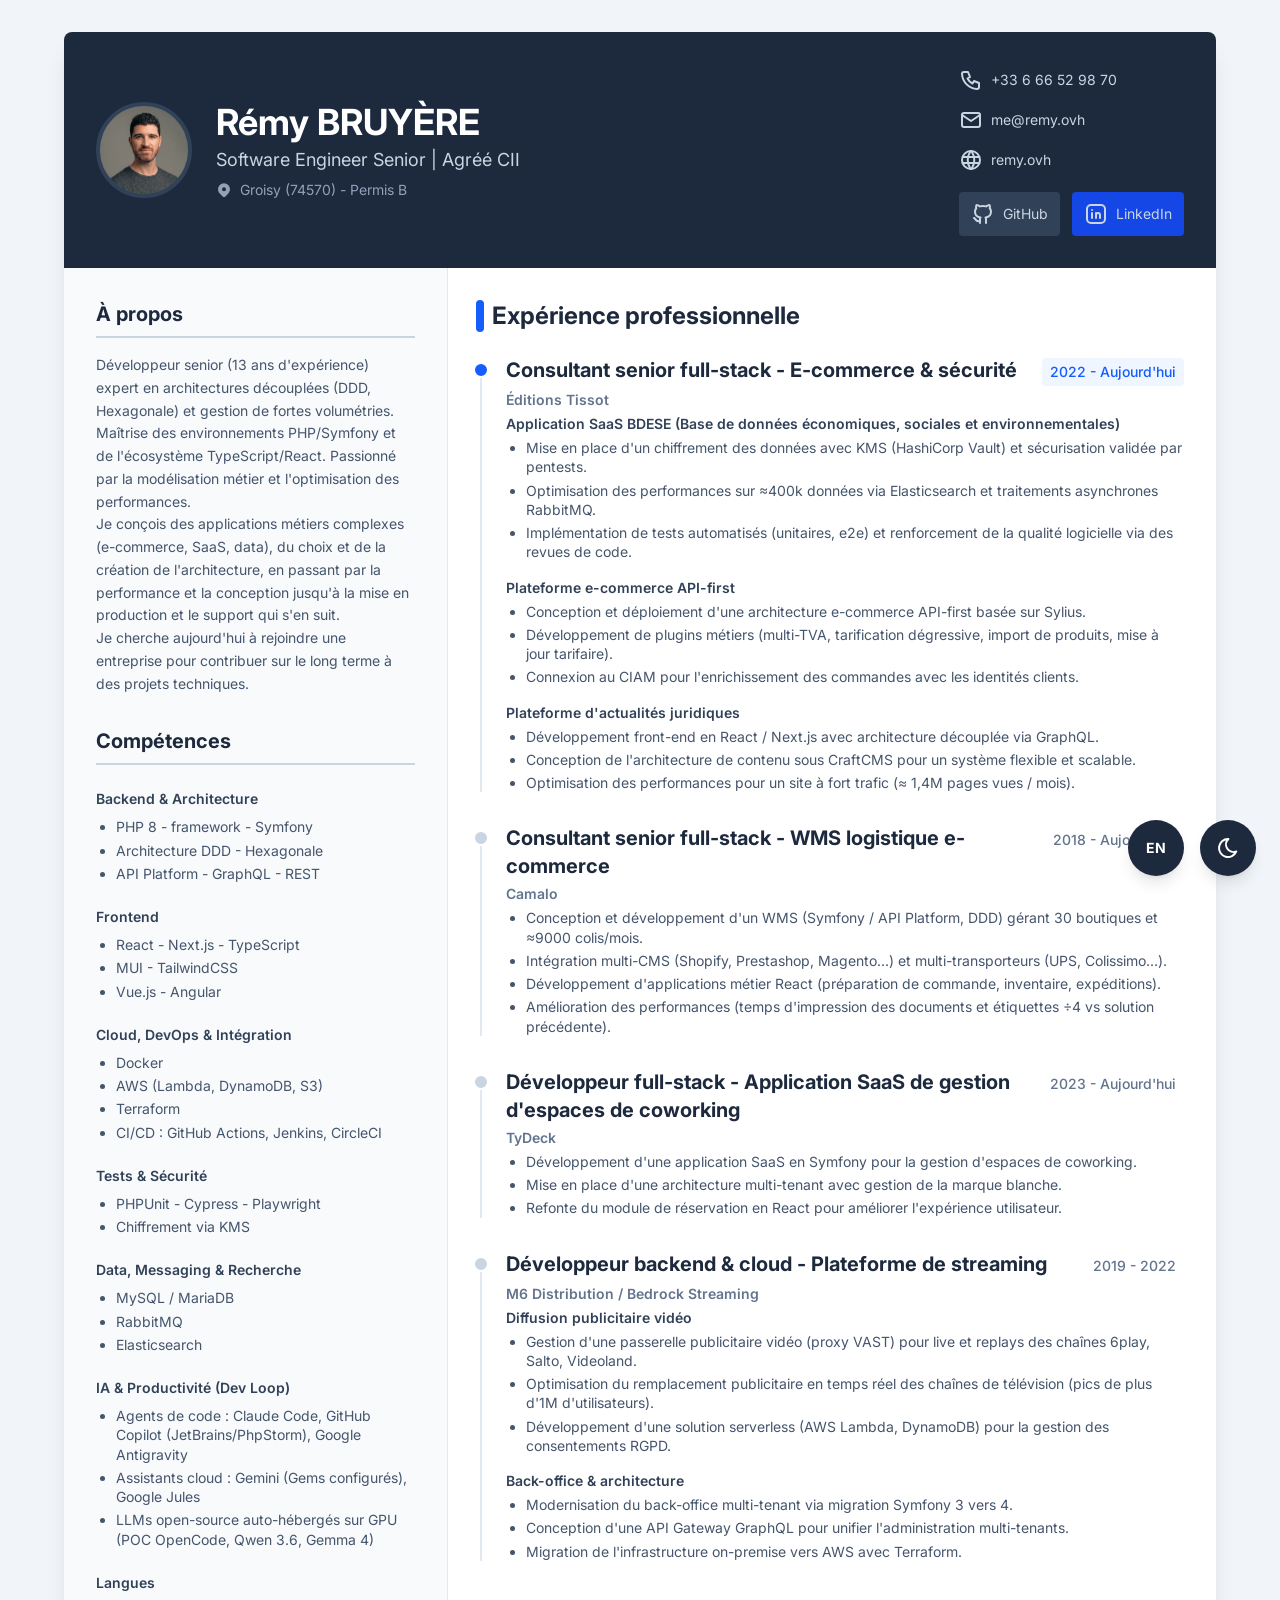
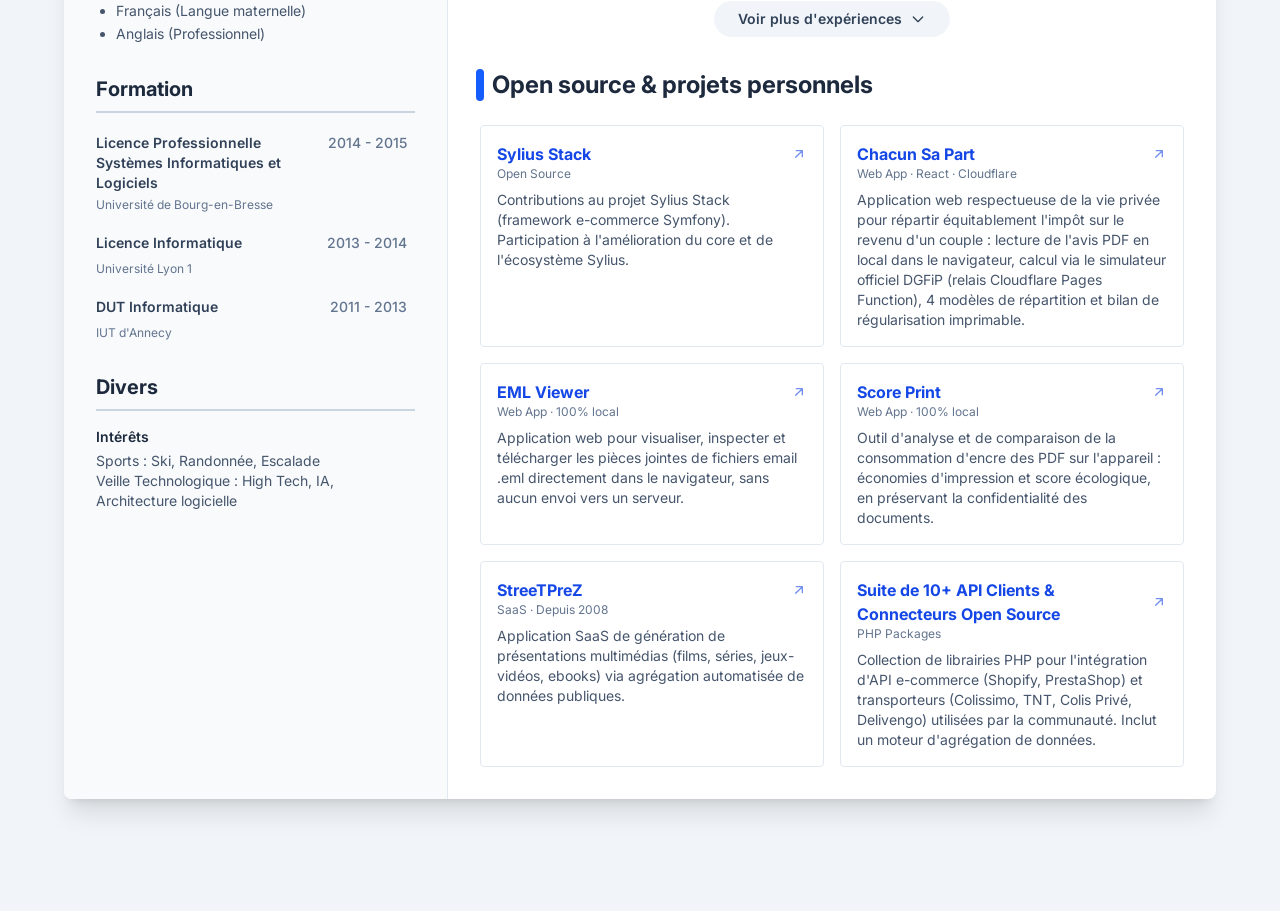
<file: index.html>
<!DOCTYPE html><html lang="fr"><head><script>
			// Dark mode detection - runs before render to prevent flash
			(function () {
				const savedTheme = localStorage.getItem('theme');
				const prefersDark = window.matchMedia('(prefers-color-scheme: dark)').matches;

				if (savedTheme === 'dark' || (!savedTheme && prefersDark)) {
					document.documentElement.classList.add('dark');
				}
			})();
		</script><meta charset="UTF-8"><meta name="viewport" content="width=device-width, initial-scale=1.0"><title>Rémy BRUYÈRE - Curriculum vitae - Software Engineer Senior</title><meta name="description" content="Consultant Développeur Freelance Expert PHP Symfony, React et PrestaShop. +10 ans d'expérience en E-commerce et Architecture Web complexe. Disponible en Suisse Romande (Frontalier), sur Annecy et en Remote."><link rel="preconnect" href="https://fonts.googleapis.com"><link rel="preconnect" href="https://fonts.gstatic.com" crossorigin><link href="https://fonts.googleapis.com/css2?family=Inter:wght@300;400;600;700&display=swap" rel="stylesheet"><link rel="icon" type="image/png" href="/favicon-96x96.png" sizes="96x96"><link rel="icon" type="image/svg+xml" href="/favicon.svg"><link rel="shortcut icon" href="/favicon.ico"><link rel="apple-touch-icon" sizes="180x180" href="/apple-touch-icon.png"><meta name="apple-mobile-web-app-title" content="Rémy BRUYERE"><link rel="manifest" href="/site.webmanifest"><meta name="generator" content="Astro v7.4.0"><link rel="stylesheet" href="/_astro/ThemeToggle.CK5CyaCS.css"><script type="module" src="/_astro/page.tougUCvb.js"></script></head><body class="bg-slate-100 dark:bg-slate-900 text-slate-800 dark:text-slate-200 pt-8 pb-28 px-4 print:p-0 print:bg-white transition-colors duration-300"><a href="#main" class="sr-only focus:not-sr-only focus:fixed focus:top-4 focus:left-4 focus:z-[60] focus:px-4 focus:py-2 focus:rounded focus:bg-blue-700 focus:text-white print:hidden">Aller au contenu principal</a><div class="max-w-6xl mx-auto bg-white dark:bg-slate-800 shadow-xl rounded-lg overflow-hidden print:shadow-none print:w-[210mm] print:min-h-[297mm] transition-colors duration-300"><header class="bg-slate-800 dark:bg-slate-900 text-white p-8 md:flex md:justify-between md:items-center print:bg-white print:text-slate-800 print:px-4 print:pb-4 print:pt-0 print:flex print:flex-row print:justify-between print:items-center print:mb-2"><div class="flex items-center gap-6"><div class="h-24 w-24 rounded-full bg-slate-600 flex items-center justify-center text-3xl font-bold border-4 border-slate-700 shrink-0 overflow-hidden"><img src="/_astro/Remy_BRUYERE_small.B9lpAZHT_1zaGDk.webp" alt="Photo de profil de Rémy BRUYÈRE" loading="eager" decoding="async" width="352" height="471" class="w-full h-full object-cover object-top"></div><div><h1 class="text-3xl md:text-4xl font-bold print:text-2xl">Rémy BRUYÈRE</h1><p class="text-lg text-slate-300 print:text-slate-800 mt-1 print:text-base">Software Engineer Senior | Agréé CII</p><p class="text-sm text-slate-400 mt-2 flex flex-wrap gap-2 leading-4"><svg xmlns="http://www.w3.org/2000/svg" width="16" height="16" viewBox="0 0 24 24" fill="currentColor" class="icon icon-tabler icons-tabler-filled icon-tabler-map-pin" aria-hidden="true"><path stroke="none" d="M0 0h24v24H0z" fill="none"></path><path d="M18.364 4.636a9 9 0 0 1 .203 12.519l-.203 .21l-4.243 4.242a3 3 0 0 1 -4.097 .135l-.144 -.135l-4.244 -4.243a9 9 0 0 1 12.728 -12.728zm-6.364 3.364a3 3 0 1 0 0 6a3 3 0 0 0 0 -6"></path></svg><span>Groisy (74570) - Permis B</span></p></div></div><div class="mt-6 md:mt-0 flex flex-col gap-2 text-sm text-slate-300 print:text-slate-800 print:mt-0"><a href="tel:+33666529870" class="hover:text-white transition flex items-center gap-2 py-1"><span aria-hidden="true"><svg xmlns="http://www.w3.org/2000/svg" width="24" height="24" viewBox="0 0 24 24" fill="none" stroke="currentColor" stroke-width="2" stroke-linecap="round" stroke-linejoin="round" class="icon icon-tabler icons-tabler-outline icon-tabler-phone"><path stroke="none" d="M0 0h24v24H0z" fill="none"></path><path d="M5 4h4l2 5l-2.5 1.5a11 11 0 0 0 5 5l1.5 -2.5l5 2v4a2 2 0 0 1 -2 2a16 16 0 0 1 -15 -15a2 2 0 0 1 2 -2"></path></svg></span>+33 6 66 52 98 70</a><a href="mailto:me@remy.ovh" class="hover:text-white transition flex items-center gap-2 py-1"><span aria-hidden="true"><svg xmlns="http://www.w3.org/2000/svg" width="24" height="24" viewBox="0 0 24 24" fill="none" stroke="currentColor" stroke-width="2" stroke-linecap="round" stroke-linejoin="round" class="icon icon-tabler icons-tabler-outline icon-tabler-mail"><path stroke="none" d="M0 0h24v24H0z" fill="none"></path><path d="M3 7a2 2 0 0 1 2 -2h14a2 2 0 0 1 2 2v10a2 2 0 0 1 -2 2h-14a2 2 0 0 1 -2 -2v-10"></path><path d="M3 7l9 6l9 -6"></path></svg></span>me@remy.ovh</a><a href="//remy.ovh" class="hover:text-white transition flex items-center gap-2 py-1" target="_blank" rel="noopener noreferrer"><span aria-hidden="true"><svg xmlns="http://www.w3.org/2000/svg" width="24" height="24" viewBox="0 0 24 24" fill="none" stroke="currentColor" stroke-width="2" stroke-linecap="round" stroke-linejoin="round" class="icon icon-tabler icons-tabler-outline icon-tabler-world"><path stroke="none" d="M0 0h24v24H0z" fill="none"></path><path d="M3 12a9 9 0 1 0 18 0a9 9 0 0 0 -18 0"></path><path d="M3.6 9h16.8"></path><path d="M3.6 15h16.8"></path><path d="M11.5 3a17 17 0 0 0 0 18"></path><path d="M12.5 3a17 17 0 0 1 0 18"></path></svg></span>remy.ovh</a><div class="flex gap-3 mt-2 print:hidden"><a href="https://github.com/rem42" target="_blank" rel="noopener noreferrer" class="bg-slate-700 hover:bg-slate-600 px-3 py-2.5 rounded transition flex items-center gap-2" title="rem42"><svg aria-hidden="true" xmlns="http://www.w3.org/2000/svg" width="24" height="24" viewBox="0 0 24 24" fill="none" stroke="currentColor" stroke-width="2" stroke-linecap="round" stroke-linejoin="round" class="icon icon-tabler icons-tabler-outline icon-tabler-brand-github"><path stroke="none" d="M0 0h24v24H0z" fill="none"></path><path d="M9 19c-4.3 1.4 -4.3 -2.5 -6 -3m12 5v-3.5c0 -1 .1 -1.4 -.5 -2c2.8 -.3 5.5 -1.4 5.5 -6a4.6 4.6 0 0 0 -1.3 -3.2a4.2 4.2 0 0 0 -.1 -3.2s-1.1 -.3 -3.5 1.3a12.3 12.3 0 0 0 -6.2 0c-2.4 -1.6 -3.5 -1.3 -3.5 -1.3a4.2 4.2 0 0 0 -.1 3.2a4.6 4.6 0 0 0 -1.3 3.2c0 4.6 2.7 5.7 5.5 6c-.6 .6 -.6 1.2 -.5 2v3.5"></path></svg>GitHub</a><a href="https://linkedin.com/in/remy-bruyere" target="_blank" rel="noopener noreferrer" class="bg-blue-700 hover:bg-blue-600 px-3 py-2.5 rounded transition flex items-center gap-2" title="remy-bruyere"><svg aria-hidden="true" xmlns="http://www.w3.org/2000/svg" width="24" height="24" viewBox="0 0 24 24" fill="none" stroke="currentColor" stroke-width="2" stroke-linecap="round" stroke-linejoin="round" class="icon icon-tabler icons-tabler-outline icon-tabler-brand-linkedin"><path stroke="none" d="M0 0h24v24H0z" fill="none"></path><path d="M8 11v5"></path><path d="M8 8v.01"></path><path d="M12 16v-5"></path><path d="M16 16v-3a2 2 0 1 0 -4 0"></path><path d="M3 7a4 4 0 0 1 4 -4h10a4 4 0 0 1 4 4v10a4 4 0 0 1 -4 4h-10a4 4 0 0 1 -4 -4l0 -10"></path></svg>LinkedIn</a></div></div></header><div class="grid grid-cols-1 md:grid-cols-3 print:block"><aside class="bg-slate-50 dark:bg-slate-700 p-8 border-r border-slate-200 dark:border-slate-600 md:col-span-1 print:w-full print:border-r-0 print:mb-4 print:bg-white print:p-0 transition-colors duration-300"><section class="mb-8 print:mb-0"><h2 class="text-xl font-bold text-slate-800 dark:text-slate-100 border-b-2 border-slate-300 dark:border-slate-500 pb-2 mb-4 print:pb-0 print:mb-2">À propos</h2><p class="text-sm text-slate-600 dark:text-slate-300 leading-relaxed">Développeur senior (13 ans d'expérience) expert en architectures découplées (DDD, Hexagonale) et gestion de fortes volumétries. Maîtrise des environnements PHP/Symfony et de l'écosystème TypeScript/React. Passionné par la modélisation métier et l'optimisation des performances.<br/>Je conçois des applications métiers complexes (e-commerce, SaaS, data), du choix et de la création de l'architecture, en passant par la performance et la conception jusqu'à la mise en production et le support qui s'en suit.<br/>Je cherche aujourd'hui à rejoindre une entreprise pour contribuer sur le long terme à des projets techniques.</p></section><section class="mb-8 print:mb-4 print:hidden"><h2 class="text-xl font-bold text-slate-800 dark:text-slate-100 border-b-2 border-slate-300 dark:border-slate-500 pb-2 mb-6 print:pb-0 print:mb-4 print:mt-8">Compétences</h2><div class="space-y-6 print:flex print:flex-col print:gap-3 print:space-y-0"><div><h3 class="font-semibold text-slate-700 dark:text-slate-200 mb-2 text-sm print:mb-1 ">Backend &amp; Architecture</h3><ul class="list-disc list-outside pl-5 space-y-1 text-sm text-slate-600 dark:text-slate-300"><li class="leading-snug text-slate-600 dark:text-slate-300 text-sm">PHP 8 - framework - Symfony</li><li class="leading-snug text-slate-600 dark:text-slate-300 text-sm">Architecture DDD - Hexagonale</li><li class="leading-snug text-slate-600 dark:text-slate-300 text-sm">API Platform - GraphQL - REST</li></ul></div><div><h3 class="font-semibold text-slate-700 dark:text-slate-200 mb-2 text-sm print:mb-1 mt-6 print:mt-0">Frontend</h3><ul class="list-disc list-outside pl-5 space-y-1 text-sm text-slate-600 dark:text-slate-300"><li class="leading-snug text-slate-600 dark:text-slate-300 text-sm">React - Next.js - TypeScript</li><li class="leading-snug text-slate-600 dark:text-slate-300 text-sm">MUI - TailwindCSS</li><li class="leading-snug text-slate-600 dark:text-slate-300 text-sm">Vue.js - Angular</li></ul></div><div><h3 class="font-semibold text-slate-700 dark:text-slate-200 mb-2 text-sm print:mb-1 mt-6 print:mt-0">Cloud, DevOps &amp; Intégration</h3><ul class="list-disc list-outside pl-5 space-y-1 text-sm text-slate-600 dark:text-slate-300"><li class="leading-snug text-slate-600 dark:text-slate-300 text-sm">Docker</li><li class="leading-snug text-slate-600 dark:text-slate-300 text-sm">AWS (Lambda, DynamoDB, S3)</li><li class="leading-snug text-slate-600 dark:text-slate-300 text-sm">Terraform</li><li class="leading-snug text-slate-600 dark:text-slate-300 text-sm">CI/CD : GitHub Actions, Jenkins, CircleCI</li></ul></div><div><h3 class="font-semibold text-slate-700 dark:text-slate-200 mb-2 text-sm print:mb-1 mt-6 print:mt-0">Tests &amp; Sécurité</h3><ul class="list-disc list-outside pl-5 space-y-1 text-sm text-slate-600 dark:text-slate-300"><li class="leading-snug text-slate-600 dark:text-slate-300 text-sm">PHPUnit - Cypress - Playwright</li><li class="leading-snug text-slate-600 dark:text-slate-300 text-sm">Chiffrement via KMS</li></ul></div><div><h3 class="font-semibold text-slate-700 dark:text-slate-200 mb-2 text-sm print:mb-1 mt-6 print:mt-0">Data, Messaging &amp; Recherche</h3><ul class="list-disc list-outside pl-5 space-y-1 text-sm text-slate-600 dark:text-slate-300"><li class="leading-snug text-slate-600 dark:text-slate-300 text-sm">MySQL / MariaDB</li><li class="leading-snug text-slate-600 dark:text-slate-300 text-sm">RabbitMQ</li><li class="leading-snug text-slate-600 dark:text-slate-300 text-sm">Elasticsearch</li></ul></div><div><h3 class="font-semibold text-slate-700 dark:text-slate-200 mb-2 text-sm print:mb-1 mt-6 print:mt-0">IA &amp; Productivité (Dev Loop)</h3><ul class="list-disc list-outside pl-5 space-y-1 text-sm text-slate-600 dark:text-slate-300"><li class="leading-snug text-slate-600 dark:text-slate-300 text-sm">Agents de code : Claude Code, GitHub Copilot (JetBrains/PhpStorm), Google Antigravity</li><li class="leading-snug text-slate-600 dark:text-slate-300 text-sm">Assistants cloud : Gemini (Gems configurés), Google Jules</li><li class="leading-snug text-slate-600 dark:text-slate-300 text-sm">LLMs open-source auto-hébergés sur GPU (POC OpenCode, Qwen 3.6, Gemma 4)</li></ul></div><div><h3 class="font-semibold text-slate-700 dark:text-slate-200 mb-2 text-sm print:mb-1 mt-6 print:mt-0">Langues</h3><ul class="list-disc list-outside pl-5 space-y-1 text-sm text-slate-600 dark:text-slate-300"><li class="leading-snug text-slate-600 dark:text-slate-300 text-sm">Français (Langue maternelle)</li><li class="leading-snug text-slate-600 dark:text-slate-300 text-sm">Anglais (Professionnel)</li></ul></div></div></section><section class="mb-8 print:mb-4 print:hidden"><h2 class="text-xl font-bold text-slate-800 dark:text-slate-100 border-b-2 border-slate-300 dark:border-slate-500 pb-2 mb-4 print:pb-0 print:mb-4">Formation</h2><div class="space-y-4"><div><div class="flex flex-col sm:flex-row sm:justify-between sm:items-baseline mb-1"><h3 class="font-semibold text-sm text-slate-700 dark:text-slate-100">Licence Professionnelle Systèmes Informatiques et Logiciels</h3><span class="text-sm font-medium px-2 py-1 rounded whitespace-nowrap transition-colors duration-300 text-slate-500 dark:text-slate-400 print:text-slate-500 print:bg-white">2014 - 2015</span></div><p class="text-xs text-slate-500 dark:text-slate-400">Université de Bourg-en-Bresse</p></div><div><div class="flex flex-col sm:flex-row sm:justify-between sm:items-baseline mb-1"><h3 class="font-semibold text-sm text-slate-700 dark:text-slate-100">Licence Informatique</h3><span class="text-sm font-medium px-2 py-1 rounded whitespace-nowrap transition-colors duration-300 text-slate-500 dark:text-slate-400 print:text-slate-500 print:bg-white">2013 - 2014</span></div><p class="text-xs text-slate-500 dark:text-slate-400">Université Lyon 1</p></div><div><div class="flex flex-col sm:flex-row sm:justify-between sm:items-baseline mb-1"><h3 class="font-semibold text-sm text-slate-700 dark:text-slate-100">DUT Informatique</h3><span class="text-sm font-medium px-2 py-1 rounded whitespace-nowrap transition-colors duration-300 text-slate-500 dark:text-slate-400 print:text-slate-500 print:bg-white">2011 - 2013</span></div><p class="text-xs text-slate-500 dark:text-slate-400">IUT d&#39;Annecy</p></div></div></section><section class="print:hidden"><h2 class="text-xl font-bold text-slate-800 dark:text-slate-100 border-b-2 border-slate-300 dark:border-slate-500 pb-2 mb-4 print:pb-0 print:mb-4 print:hidden">Divers</h2><div class="print:hidden"><h3 class="font-semibold text-sm mb-1 text-slate-800 dark:text-slate-100">Intérêts</h3><p class="text-sm text-slate-600 dark:text-slate-300">Sports : Ski, Randonnée, Escalade</p><p class="text-sm text-slate-600 dark:text-slate-300">Veille Technologique : High Tech, IA, Architecture logicielle</p></div></section></aside><main id="main" class="p-8 md:col-span-2 print:p-0 print:w-full"><section class="mb-8 print:mb-4"><h2 class="text-2xl font-bold text-slate-800 dark:text-slate-100 mb-6 flex items-center gap-2 print:text-xl print:mb-4 print:border-b-2 print:border-slate-300"><span class="bg-blue-600 dark:bg-blue-500 w-2 h-8 rounded -ms-1 print:ms-1 print:h-6 print:hidden"></span>Expérience professionnelle</h2><div class="flex flex-col print:block"><div class="group mb-8 relative border-l-2 border-slate-200 dark:border-slate-600 hover:border-blue-400 pl-6 print:break-inside-avoid transition-colors duration-300   print:ms-0 print:mb-6 print:border-0 print:pl-0"><div class="absolute -left-2.25 w-4 h-4 rounded-full border-2 border-white dark:border-slate-800 transition-colors duration-300 before:content-[''] before:absolute before:w-0.5 before:h-2 before:bg-white dark:before:bg-slate-800 before:-top-2 before:left-1/2 before:-translate-x-1/2 top-1.5 bg-blue-600 dark:bg-blue-500 print:hidden"></div><div class="flex flex-col sm:flex-row sm:justify-between sm:items-baseline mb-1"><h3 class="text-xl font-bold text-slate-800 dark:text-slate-100 print:text-lg">Consultant senior full-stack - E-commerce &amp; sécurité</h3><span class="text-sm font-medium px-2 py-1 rounded whitespace-nowrap transition-colors duration-300 text-blue-600 dark:text-blue-400 bg-blue-50 dark:bg-blue-900/30 print:text-slate-500 print:bg-white">2022 - Aujourd&#39;hui</span></div><p class="text-sm font-semibold text-slate-500 dark:text-slate-400 mb-1">Éditions Tissot</p><div class="mb-4 last:mb-0 print:mb-2"><h4 class="font-semibold text-slate-700 dark:text-slate-200 mb-1 text-sm">Application SaaS BDESE (Base de données économiques, sociales et environnementales)</h4><ul class="list-disc list-outside pl-5 space-y-1"><li class="leading-snug text-slate-600 dark:text-slate-300 text-sm">Mise en place d'un chiffrement des données avec KMS (HashiCorp Vault) et sécurisation validée par pentests.</li><li class="leading-snug text-slate-600 dark:text-slate-300 text-sm">Optimisation des performances sur ≈400k données via Elasticsearch et traitements asynchrones RabbitMQ.</li><li class="leading-snug text-slate-600 dark:text-slate-300 text-sm">Implémentation de tests automatisés (unitaires, e2e) et renforcement de la qualité logicielle via des revues de code.</li></ul></div><div class="mb-4 last:mb-0 print:mb-2"><h4 class="font-semibold text-slate-700 dark:text-slate-200 mb-1 text-sm">Plateforme e-commerce API-first</h4><ul class="list-disc list-outside pl-5 space-y-1"><li class="leading-snug text-slate-600 dark:text-slate-300 text-sm">Conception et déploiement d'une architecture e-commerce API-first basée sur Sylius.</li><li class="leading-snug text-slate-600 dark:text-slate-300 text-sm">Développement de plugins métiers (multi-TVA, tarification dégressive, import de produits, mise à jour tarifaire).</li><li class="leading-snug text-slate-600 dark:text-slate-300 text-sm">Connexion au CIAM pour l'enrichissement des commandes avec les identités clients.</li></ul></div><div class="mb-4 last:mb-0 print:mb-2"><h4 class="font-semibold text-slate-700 dark:text-slate-200 mb-1 text-sm">Plateforme d&#39;actualités juridiques</h4><ul class="list-disc list-outside pl-5 space-y-1"><li class="leading-snug text-slate-600 dark:text-slate-300 text-sm">Développement front-end en React / Next.js avec architecture découplée via GraphQL.</li><li class="leading-snug text-slate-600 dark:text-slate-300 text-sm">Conception de l'architecture de contenu sous CraftCMS pour un système flexible et scalable.</li><li class="leading-snug text-slate-600 dark:text-slate-300 text-sm">Optimisation des performances pour un site à fort trafic (≈ 1,4M pages vues / mois).</li></ul></div></div><div class="group mb-8 relative border-l-2 border-slate-200 dark:border-slate-600 hover:border-blue-400 pl-6 print:break-inside-avoid transition-colors duration-300   print:ms-0 print:mb-6 print:border-0 print:pl-0"><div class="absolute -left-2.25 w-4 h-4 rounded-full border-2 border-white dark:border-slate-800 transition-colors duration-300 before:content-[''] before:absolute before:w-0.5 before:h-2 before:bg-white dark:before:bg-slate-800 before:-top-2 before:left-1/2 before:-translate-x-1/2 top-1.5 bg-slate-300 dark:bg-slate-500 group-hover:bg-blue-600 dark:group-hover:bg-blue-500 print:hidden"></div><div class="flex flex-col sm:flex-row sm:justify-between sm:items-baseline mb-1"><h3 class="text-xl font-bold text-slate-800 dark:text-slate-100 print:text-lg">Consultant senior full-stack - WMS logistique e-commerce</h3><span class="text-sm font-medium px-2 py-1 rounded whitespace-nowrap transition-colors duration-300 text-slate-500 dark:text-slate-400 group-hover:text-blue-600 dark:group-hover:text-blue-400 group-hover:bg-blue-50 dark:group-hover:bg-blue-900/30 print:text-slate-500 print:bg-white">2018 - Aujourd&#39;hui</span></div><p class="text-sm font-semibold text-slate-500 dark:text-slate-400 mb-1">Camalo</p><div class="mb-4 last:mb-0 print:mb-2"><ul class="list-disc list-outside pl-5 space-y-1"><li class="leading-snug text-slate-600 dark:text-slate-300 text-sm">Conception et développement d'un WMS (Symfony / API Platform, DDD) gérant 30 boutiques et ≈9000 colis/mois.</li><li class="leading-snug text-slate-600 dark:text-slate-300 text-sm">Intégration multi-CMS (Shopify, Prestashop, Magento...) et multi-transporteurs (UPS, Colissimo...).</li><li class="leading-snug text-slate-600 dark:text-slate-300 text-sm">Développement d'applications métier React (préparation de commande, inventaire, expéditions).</li><li class="leading-snug text-slate-600 dark:text-slate-300 text-sm">Amélioration des performances (temps d'impression des documents et étiquettes ÷4 vs solution précédente).</li></ul></div></div><div class="group mb-8 relative border-l-2 border-slate-200 dark:border-slate-600 hover:border-blue-400 pl-6 print:break-inside-avoid transition-colors duration-300  print:hidden print:ms-0 print:mb-6 print:border-0 print:pl-0"><div class="absolute -left-2.25 w-4 h-4 rounded-full border-2 border-white dark:border-slate-800 transition-colors duration-300 before:content-[''] before:absolute before:w-0.5 before:h-2 before:bg-white dark:before:bg-slate-800 before:-top-2 before:left-1/2 before:-translate-x-1/2 top-1.5 bg-slate-300 dark:bg-slate-500 group-hover:bg-blue-600 dark:group-hover:bg-blue-500 print:hidden"></div><div class="flex flex-col sm:flex-row sm:justify-between sm:items-baseline mb-1"><h3 class="text-xl font-bold text-slate-800 dark:text-slate-100 print:text-lg">Développeur full-stack - Application SaaS de gestion d&#39;espaces de coworking</h3><span class="text-sm font-medium px-2 py-1 rounded whitespace-nowrap transition-colors duration-300 text-slate-500 dark:text-slate-400 group-hover:text-blue-600 dark:group-hover:text-blue-400 group-hover:bg-blue-50 dark:group-hover:bg-blue-900/30 print:text-slate-500 print:bg-white">2023 - Aujourd&#39;hui</span></div><p class="text-sm font-semibold text-slate-500 dark:text-slate-400 mb-1">TyDeck</p><div class="mb-4 last:mb-0 print:mb-2"><ul class="list-disc list-outside pl-5 space-y-1"><li class="leading-snug text-slate-600 dark:text-slate-300 text-sm">Développement d'une application SaaS en Symfony pour la gestion d'espaces de coworking.</li><li class="leading-snug text-slate-600 dark:text-slate-300 text-sm">Mise en place d'une architecture multi-tenant avec gestion de la marque blanche.</li><li class="leading-snug text-slate-600 dark:text-slate-300 text-sm">Refonte du module de réservation en React pour améliorer l'expérience utilisateur.</li></ul></div></div><div class="group mb-8 relative border-l-2 border-slate-200 dark:border-slate-600 hover:border-blue-400 pl-6 print:break-inside-avoid transition-colors duration-300   print:ms-0 print:mb-6 print:border-0 print:pl-0"><div class="absolute -left-2.25 w-4 h-4 rounded-full border-2 border-white dark:border-slate-800 transition-colors duration-300 before:content-[''] before:absolute before:w-0.5 before:h-2 before:bg-white dark:before:bg-slate-800 before:-top-2 before:left-1/2 before:-translate-x-1/2 top-1.5 bg-slate-300 dark:bg-slate-500 group-hover:bg-blue-600 dark:group-hover:bg-blue-500 print:hidden"></div><div class="flex flex-col sm:flex-row sm:justify-between sm:items-baseline mb-1"><h3 class="text-xl font-bold text-slate-800 dark:text-slate-100 print:text-lg">Développeur backend &amp; cloud - Plateforme de streaming</h3><span class="text-sm font-medium px-2 py-1 rounded whitespace-nowrap transition-colors duration-300 text-slate-500 dark:text-slate-400 group-hover:text-blue-600 dark:group-hover:text-blue-400 group-hover:bg-blue-50 dark:group-hover:bg-blue-900/30 print:text-slate-500 print:bg-white">2019 - 2022</span></div><p class="text-sm font-semibold text-slate-500 dark:text-slate-400 mb-1">M6 Distribution / Bedrock Streaming</p><div class="mb-4 last:mb-0 print:mb-2"><h4 class="font-semibold text-slate-700 dark:text-slate-200 mb-1 text-sm">Diffusion publicitaire vidéo</h4><ul class="list-disc list-outside pl-5 space-y-1"><li class="leading-snug text-slate-600 dark:text-slate-300 text-sm">Gestion d'une passerelle publicitaire vidéo (proxy VAST) pour live et replays des chaînes 6play, Salto, Videoland.</li><li class="leading-snug text-slate-600 dark:text-slate-300 text-sm">Optimisation du remplacement publicitaire en temps réel des chaînes de télévision (pics de plus d'1M d'utilisateurs).</li><li class="leading-snug text-slate-600 dark:text-slate-300 text-sm">Développement d'une solution serverless (AWS Lambda, DynamoDB) pour la gestion des consentements RGPD.</li></ul></div><div class="mb-4 last:mb-0 print:mb-2"><h4 class="font-semibold text-slate-700 dark:text-slate-200 mb-1 text-sm">Back-office &amp; architecture</h4><ul class="list-disc list-outside pl-5 space-y-1"><li class="leading-snug text-slate-600 dark:text-slate-300 text-sm">Modernisation du back-office multi-tenant via migration Symfony 3 vers 4.</li><li class="leading-snug text-slate-600 dark:text-slate-300 text-sm">Conception d'une API Gateway GraphQL pour unifier l'administration multi-tenants.</li><li class="leading-snug text-slate-600 dark:text-slate-300 text-sm">Migration de l'infrastructure on-premise vers AWS avec Terraform.</li></ul></div></div><div class="group mb-8 relative border-l-2 border-slate-200 dark:border-slate-600 hover:border-blue-400 pl-6 print:break-inside-avoid transition-colors duration-300 hidden more-experience print:hidden  print:ms-0 print:mb-6 print:border-0 print:pl-0"><div class="absolute -left-2.25 w-4 h-4 rounded-full border-2 border-white dark:border-slate-800 transition-colors duration-300 before:content-[''] before:absolute before:w-0.5 before:h-2 before:bg-white dark:before:bg-slate-800 before:-top-2 before:left-1/2 before:-translate-x-1/2 top-1.5 bg-slate-300 dark:bg-slate-500 group-hover:bg-blue-600 dark:group-hover:bg-blue-500 print:hidden"></div><div class="flex flex-col sm:flex-row sm:justify-between sm:items-baseline mb-1"><h3 class="text-xl font-bold text-slate-800 dark:text-slate-100 print:text-lg">Développeur Full-Stack - SaaS RH</h3><span class="text-sm font-medium px-2 py-1 rounded whitespace-nowrap transition-colors duration-300 text-slate-500 dark:text-slate-400 group-hover:text-blue-600 dark:group-hover:text-blue-400 group-hover:bg-blue-50 dark:group-hover:bg-blue-900/30 print:text-slate-500 print:bg-white">2018 - 2019</span></div><p class="text-sm font-semibold text-slate-500 dark:text-slate-400 mb-1">Éditions Tissot</p><div class="mb-4 last:mb-0 print:mb-2"><ul class="list-disc list-outside pl-5 space-y-1"><li class="leading-snug text-slate-600 dark:text-slate-300 text-sm">Développement d'une application SaaS RH sur architecture microservices (Symfony, RabbitMQ).</li><li class="leading-snug text-slate-600 dark:text-slate-300 text-sm">Implémentation du front-end en Angular avec communication inter-services.</li><li class="leading-snug text-slate-600 dark:text-slate-300 text-sm">Mise en place de tests automatisés (PHPUnit, Behat, Cypress) pour sécuriser les livraisons.</li></ul></div></div><div class="group mb-8 relative border-l-2 border-slate-200 dark:border-slate-600 hover:border-blue-400 pl-6 print:break-inside-avoid transition-colors duration-300 hidden more-experience print:hidden  print:ms-0 print:mb-6 print:border-0 print:pl-0"><div class="absolute -left-2.25 w-4 h-4 rounded-full border-2 border-white dark:border-slate-800 transition-colors duration-300 before:content-[''] before:absolute before:w-0.5 before:h-2 before:bg-white dark:before:bg-slate-800 before:-top-2 before:left-1/2 before:-translate-x-1/2 top-1.5 bg-slate-300 dark:bg-slate-500 group-hover:bg-blue-600 dark:group-hover:bg-blue-500 print:hidden"></div><div class="flex flex-col sm:flex-row sm:justify-between sm:items-baseline mb-1"><h3 class="text-xl font-bold text-slate-800 dark:text-slate-100 print:text-lg">Consultant Freelance – Projets e-commerce &amp; web</h3><span class="text-sm font-medium px-2 py-1 rounded whitespace-nowrap transition-colors duration-300 text-slate-500 dark:text-slate-400 group-hover:text-blue-600 dark:group-hover:text-blue-400 group-hover:bg-blue-50 dark:group-hover:bg-blue-900/30 print:text-slate-500 print:bg-white">2017 - Aujourd&#39;hui</span></div><p class="text-sm font-semibold text-slate-500 dark:text-slate-400 mb-1">Clients divers</p><div class="mb-4 last:mb-0 print:mb-2"><ul class="list-disc list-outside pl-5 space-y-1"><li class="leading-snug text-slate-600 dark:text-slate-300 text-sm">Réalisation de migrations e-commerce complexes (Magento, PrestaShop, WooCommerce) avec reprise de données et continuité d'activité.</li><li class="leading-snug text-slate-600 dark:text-slate-300 text-sm">Développement de solutions sur mesure (Shopify, PrestaShop, WordPress) : modules spécifiques, automatisation des flux, intégrations API.</li><li class="leading-snug text-slate-600 dark:text-slate-300 text-sm">Conception et optimisation d'architectures web (modélisation des données, performance, hébergement) pour environnements e-commerce.</li></ul></div></div><div class="group mb-8 relative border-l-2 border-slate-200 dark:border-slate-600 hover:border-blue-400 pl-6 print:break-inside-avoid transition-colors duration-300 hidden more-experience print:hidden  print:ms-0 print:mb-6 print:border-0 print:pl-0"><div class="absolute -left-2.25 w-4 h-4 rounded-full border-2 border-white dark:border-slate-800 transition-colors duration-300 before:content-[''] before:absolute before:w-0.5 before:h-2 before:bg-white dark:before:bg-slate-800 before:-top-2 before:left-1/2 before:-translate-x-1/2 top-1.5 bg-slate-300 dark:bg-slate-500 group-hover:bg-blue-600 dark:group-hover:bg-blue-500 print:hidden"></div><div class="flex flex-col sm:flex-row sm:justify-between sm:items-baseline mb-1"><h3 class="text-xl font-bold text-slate-800 dark:text-slate-100 print:text-lg">Développeur Backend - E-commerce</h3><span class="text-sm font-medium px-2 py-1 rounded whitespace-nowrap transition-colors duration-300 text-slate-500 dark:text-slate-400 group-hover:text-blue-600 dark:group-hover:text-blue-400 group-hover:bg-blue-50 dark:group-hover:bg-blue-900/30 print:text-slate-500 print:bg-white">2013 - 2018</span></div><p class="text-sm font-semibold text-slate-500 dark:text-slate-400 mb-1">Cadeau Maestro</p><div class="mb-4 last:mb-0 print:mb-2"><ul class="list-disc list-outside pl-5 space-y-1"><li class="leading-snug text-slate-600 dark:text-slate-300 text-sm">Développement et maintenance d'une plateforme e-commerce à fort trafic (PrestaShop).</li><li class="leading-snug text-slate-600 dark:text-slate-300 text-sm">Conception de modules sur mesure et évolution continue des fonctionnalités métier.</li><li class="leading-snug text-slate-600 dark:text-slate-300 text-sm">Prise de responsabilité progressive jusqu'au rôle de développeur principal.</li></ul></div></div></div><div class="flex justify-center mt-2 print:hidden"><button id="toggle-experiences-btn" aria-expanded="false" data-more="Voir plus d'expériences" data-less="Voir moins d'expériences" class="px-6 py-2 bg-slate-100 dark:bg-slate-700 text-slate-700 dark:text-slate-200 font-semibold rounded-full hover:bg-slate-200 dark:hover:bg-slate-600 transition-all text-sm group flex items-center gap-2 cursor-pointer"><span>Voir plus d&#39;expériences</span><svg aria-hidden="true" xmlns="http://www.w3.org/2000/svg" class="h-4 w-4 transition-transform group-hover:translate-y-1" fill="none" viewBox="0 0 24 24" stroke="currentColor"><path stroke-linecap="round" stroke-linejoin="round" stroke-width="2" d="M19 9l-7 7-7-7"></path></svg></button></div></section><script type="module">var e=document.getElementById(`toggle-experiences-btn`);e&&e.addEventListener(`click`,function(){let t=document.querySelectorAll(`.more-experience`),n=this.querySelector(`span`),r=this.querySelector(`svg`);if(!n||!r)return;let i=e.getAttribute(`data-more`),a=e.getAttribute(`data-less`);if(!i||!a)return;let o=e.getAttribute(`aria-expanded`)!==`true`;e.setAttribute(`aria-expanded`,String(o)),t.forEach(e=>{e.classList.toggle(`hidden`)}),o?(n.textContent=a,r.classList.add(`rotate-180`),r.classList.remove(`group-hover:translate-y-1`)):(n.textContent=i,r.classList.remove(`rotate-180`),r.classList.add(`group-hover:translate-y-1`))});</script><div class="hidden print:block"><section class="print:mb-4"><h2 class="text-xl font-bold text-slate-800 dark:text-slate-100 border-b-2 border-slate-300 dark:border-slate-500 pb-2 mb-6 print:pb-0 print:mb-4 print:mt-8">Compétences</h2><div class="space-y-6 print:flex print:flex-col print:gap-3 print:space-y-0"><div><h3 class="font-semibold text-slate-700 dark:text-slate-200 mb-2 text-sm print:mb-1 ">Backend &amp; Architecture</h3><ul class="list-disc list-outside pl-5 space-y-1 text-sm text-slate-600 dark:text-slate-300"><li class="leading-snug text-slate-600 dark:text-slate-300 text-sm">PHP 8 - framework - Symfony</li><li class="leading-snug text-slate-600 dark:text-slate-300 text-sm">Architecture DDD - Hexagonale</li><li class="leading-snug text-slate-600 dark:text-slate-300 text-sm">API Platform - GraphQL - REST</li></ul></div><div><h3 class="font-semibold text-slate-700 dark:text-slate-200 mb-2 text-sm print:mb-1 mt-6 print:mt-0">Frontend</h3><ul class="list-disc list-outside pl-5 space-y-1 text-sm text-slate-600 dark:text-slate-300"><li class="leading-snug text-slate-600 dark:text-slate-300 text-sm">React - Next.js - TypeScript</li><li class="leading-snug text-slate-600 dark:text-slate-300 text-sm">MUI - TailwindCSS</li><li class="leading-snug text-slate-600 dark:text-slate-300 text-sm">Vue.js - Angular</li></ul></div><div><h3 class="font-semibold text-slate-700 dark:text-slate-200 mb-2 text-sm print:mb-1 mt-6 print:mt-0">Cloud, DevOps &amp; Intégration</h3><ul class="list-disc list-outside pl-5 space-y-1 text-sm text-slate-600 dark:text-slate-300"><li class="leading-snug text-slate-600 dark:text-slate-300 text-sm">Docker</li><li class="leading-snug text-slate-600 dark:text-slate-300 text-sm">AWS (Lambda, DynamoDB, S3)</li><li class="leading-snug text-slate-600 dark:text-slate-300 text-sm">Terraform</li><li class="leading-snug text-slate-600 dark:text-slate-300 text-sm">CI/CD : GitHub Actions, Jenkins, CircleCI</li></ul></div><div><h3 class="font-semibold text-slate-700 dark:text-slate-200 mb-2 text-sm print:mb-1 mt-6 print:mt-0">Tests &amp; Sécurité</h3><ul class="list-disc list-outside pl-5 space-y-1 text-sm text-slate-600 dark:text-slate-300"><li class="leading-snug text-slate-600 dark:text-slate-300 text-sm">PHPUnit - Cypress - Playwright</li><li class="leading-snug text-slate-600 dark:text-slate-300 text-sm">Chiffrement via KMS</li></ul></div><div><h3 class="font-semibold text-slate-700 dark:text-slate-200 mb-2 text-sm print:mb-1 mt-6 print:mt-0">Data, Messaging &amp; Recherche</h3><ul class="list-disc list-outside pl-5 space-y-1 text-sm text-slate-600 dark:text-slate-300"><li class="leading-snug text-slate-600 dark:text-slate-300 text-sm">MySQL / MariaDB</li><li class="leading-snug text-slate-600 dark:text-slate-300 text-sm">RabbitMQ</li><li class="leading-snug text-slate-600 dark:text-slate-300 text-sm">Elasticsearch</li></ul></div><div><h3 class="font-semibold text-slate-700 dark:text-slate-200 mb-2 text-sm print:mb-1 mt-6 print:mt-0">IA &amp; Productivité (Dev Loop)</h3><ul class="list-disc list-outside pl-5 space-y-1 text-sm text-slate-600 dark:text-slate-300"><li class="leading-snug text-slate-600 dark:text-slate-300 text-sm">Agents de code : Claude Code, GitHub Copilot (JetBrains/PhpStorm), Google Antigravity</li><li class="leading-snug text-slate-600 dark:text-slate-300 text-sm">Assistants cloud : Gemini (Gems configurés), Google Jules</li><li class="leading-snug text-slate-600 dark:text-slate-300 text-sm">LLMs open-source auto-hébergés sur GPU (POC OpenCode, Qwen 3.6, Gemma 4)</li></ul></div><div><h3 class="font-semibold text-slate-700 dark:text-slate-200 mb-2 text-sm print:mb-1 mt-6 print:mt-0">Langues</h3><ul class="list-disc list-outside pl-5 space-y-1 text-sm text-slate-600 dark:text-slate-300"><li class="leading-snug text-slate-600 dark:text-slate-300 text-sm">Français (Langue maternelle)</li><li class="leading-snug text-slate-600 dark:text-slate-300 text-sm">Anglais (Professionnel)</li></ul></div></div></section><!-- Projects are only included here for the printed version --><div class="print:mb-4"><section><h2 class="text-2xl font-bold text-slate-800 dark:text-slate-100 mb-6 flex items-center gap-2 print:text-xl print:mb-4 print:border-b-2 print:border-slate-300"><span class="bg-blue-600 dark:bg-blue-500 w-2 h-8 rounded -ms-1 print:ms-1 print:h-6 print:hidden"></span>Open source &amp; projets personnels</h2><div class="hidden print:block"><ul class="list-disc list-outside pl-5 space-y-1 text-sm text-slate-600 dark:text-slate-300"><li class="leading-snug text-slate-600 dark:text-slate-300 text-sm">Création d&#39;une application web de répartition de l&#39;impôt sur le revenu d&#39;un couple (Chacun Sa Part)</li><li class="leading-snug text-slate-600 dark:text-slate-300 text-sm">Contributions au projet Sylius Stack</li><li class="leading-snug text-slate-600 dark:text-slate-300 text-sm">Développement de librairies PHP d&#39;intégration API e-commerce et transporteurs</li><li class="leading-snug text-slate-600 dark:text-slate-300 text-sm">Création d&#39;un SaaS d&#39;agrégation de données (StreeTPreZ)</li></ul></div><div class="grid grid-cols-1 md:grid-cols-2 gap-4 print:hidden"><a href="https://github.com/Sylius/Stack" target="_blank" rel="noopener noreferrer" class="block p-4 bg-white dark:bg-slate-700 border border-slate-200 dark:border-slate-600 rounded hover:shadow-md dark:hover:shadow-slate-900/50 transition group"><h3 class="font-bold text-blue-700 dark:text-blue-400 group-hover:underline flex items-center justify-between gap-2">Sylius Stack<svg aria-hidden="true" xmlns="http://www.w3.org/2000/svg" class="h-4 w-4 shrink-0 opacity-60 group-hover:opacity-100 transition-opacity" fill="none" viewBox="0 0 24 24" stroke="currentColor" stroke-width="2" stroke-linecap="round" stroke-linejoin="round"><path d="M7 17L17 7M8 7h9v9"></path></svg></h3><p class="text-xs text-slate-500 dark:text-slate-400 mb-2">Open Source</p><p class="text-sm text-slate-600 dark:text-slate-300">Contributions au projet Sylius Stack (framework e-commerce Symfony). Participation à l&#39;amélioration du core et de l&#39;écosystème Sylius.</p></a><a href="https://chacunsapart.remy.ovh/" target="_blank" rel="noopener noreferrer" class="block p-4 bg-white dark:bg-slate-700 border border-slate-200 dark:border-slate-600 rounded hover:shadow-md dark:hover:shadow-slate-900/50 transition group"><h3 class="font-bold text-blue-700 dark:text-blue-400 group-hover:underline flex items-center justify-between gap-2">Chacun Sa Part<svg aria-hidden="true" xmlns="http://www.w3.org/2000/svg" class="h-4 w-4 shrink-0 opacity-60 group-hover:opacity-100 transition-opacity" fill="none" viewBox="0 0 24 24" stroke="currentColor" stroke-width="2" stroke-linecap="round" stroke-linejoin="round"><path d="M7 17L17 7M8 7h9v9"></path></svg></h3><p class="text-xs text-slate-500 dark:text-slate-400 mb-2">Web App · React · Cloudflare</p><p class="text-sm text-slate-600 dark:text-slate-300">Application web respectueuse de la vie privée pour répartir équitablement l&#39;impôt sur le revenu d&#39;un couple : lecture de l&#39;avis PDF en local dans le navigateur, calcul via le simulateur officiel DGFiP (relais Cloudflare Pages Function), 4 modèles de répartition et bilan de régularisation imprimable.</p></a><a href="https://eml-viewer.remy.ovh/" target="_blank" rel="noopener noreferrer" class="block p-4 bg-white dark:bg-slate-700 border border-slate-200 dark:border-slate-600 rounded hover:shadow-md dark:hover:shadow-slate-900/50 transition group"><h3 class="font-bold text-blue-700 dark:text-blue-400 group-hover:underline flex items-center justify-between gap-2">EML Viewer<svg aria-hidden="true" xmlns="http://www.w3.org/2000/svg" class="h-4 w-4 shrink-0 opacity-60 group-hover:opacity-100 transition-opacity" fill="none" viewBox="0 0 24 24" stroke="currentColor" stroke-width="2" stroke-linecap="round" stroke-linejoin="round"><path d="M7 17L17 7M8 7h9v9"></path></svg></h3><p class="text-xs text-slate-500 dark:text-slate-400 mb-2">Web App · 100% local</p><p class="text-sm text-slate-600 dark:text-slate-300">Application web pour visualiser, inspecter et télécharger les pièces jointes de fichiers email .eml directement dans le navigateur, sans aucun envoi vers un serveur.</p></a><a href="https://score-print.remy.ovh/" target="_blank" rel="noopener noreferrer" class="block p-4 bg-white dark:bg-slate-700 border border-slate-200 dark:border-slate-600 rounded hover:shadow-md dark:hover:shadow-slate-900/50 transition group"><h3 class="font-bold text-blue-700 dark:text-blue-400 group-hover:underline flex items-center justify-between gap-2">Score Print<svg aria-hidden="true" xmlns="http://www.w3.org/2000/svg" class="h-4 w-4 shrink-0 opacity-60 group-hover:opacity-100 transition-opacity" fill="none" viewBox="0 0 24 24" stroke="currentColor" stroke-width="2" stroke-linecap="round" stroke-linejoin="round"><path d="M7 17L17 7M8 7h9v9"></path></svg></h3><p class="text-xs text-slate-500 dark:text-slate-400 mb-2">Web App · 100% local</p><p class="text-sm text-slate-600 dark:text-slate-300">Outil d&#39;analyse et de comparaison de la consommation d&#39;encre des PDF sur l&#39;appareil : économies d&#39;impression et score écologique, en préservant la confidentialité des documents.</p></a><a href="https://streetprez.com" target="_blank" rel="noopener noreferrer" class="block p-4 bg-white dark:bg-slate-700 border border-slate-200 dark:border-slate-600 rounded hover:shadow-md dark:hover:shadow-slate-900/50 transition group"><h3 class="font-bold text-blue-700 dark:text-blue-400 group-hover:underline flex items-center justify-between gap-2">StreeTPreZ<svg aria-hidden="true" xmlns="http://www.w3.org/2000/svg" class="h-4 w-4 shrink-0 opacity-60 group-hover:opacity-100 transition-opacity" fill="none" viewBox="0 0 24 24" stroke="currentColor" stroke-width="2" stroke-linecap="round" stroke-linejoin="round"><path d="M7 17L17 7M8 7h9v9"></path></svg></h3><p class="text-xs text-slate-500 dark:text-slate-400 mb-2">SaaS · Depuis 2008</p><p class="text-sm text-slate-600 dark:text-slate-300">Application SaaS de génération de présentations multimédias (films, séries, jeux-vidéos, ebooks) via agrégation automatisée de données publiques.</p></a><a href="https://github.com/rem42?tab=repositories&amp;q=scraper" target="_blank" rel="noopener noreferrer" class="block p-4 bg-white dark:bg-slate-700 border border-slate-200 dark:border-slate-600 rounded hover:shadow-md dark:hover:shadow-slate-900/50 transition group"><h3 class="font-bold text-blue-700 dark:text-blue-400 group-hover:underline flex items-center justify-between gap-2">Suite de 10+ API Clients &amp; Connecteurs Open Source<svg aria-hidden="true" xmlns="http://www.w3.org/2000/svg" class="h-4 w-4 shrink-0 opacity-60 group-hover:opacity-100 transition-opacity" fill="none" viewBox="0 0 24 24" stroke="currentColor" stroke-width="2" stroke-linecap="round" stroke-linejoin="round"><path d="M7 17L17 7M8 7h9v9"></path></svg></h3><p class="text-xs text-slate-500 dark:text-slate-400 mb-2">PHP Packages</p><p class="text-sm text-slate-600 dark:text-slate-300">Collection de librairies PHP pour l&#39;intégration d&#39;API e-commerce (Shopify, PrestaShop) et transporteurs (Colissimo, TNT, Colis Privé, Delivengo) utilisées par la communauté. Inclut un moteur d&#39;agrégation de données.</p></a></div></section></div><div class="print:mb-4"><h2 class="text-xl font-bold text-slate-800 dark:text-slate-100 border-b-2 border-slate-300 dark:border-slate-500 pb-2 mb-4 print:pb-0 print:mb-4">Formation</h2><div class="space-y-4"><div><div class="flex flex-col sm:flex-row sm:justify-between sm:items-baseline mb-1"><h3 class="font-semibold text-sm text-slate-700 dark:text-slate-100">Licence Professionnelle Systèmes Informatiques et Logiciels</h3><span class="text-sm font-medium px-2 py-1 rounded whitespace-nowrap transition-colors duration-300 text-slate-500 dark:text-slate-400 print:text-slate-500 print:bg-white">2014 - 2015</span></div><p class="text-xs text-slate-500 dark:text-slate-400">Université de Bourg-en-Bresse</p></div><div><div class="flex flex-col sm:flex-row sm:justify-between sm:items-baseline mb-1"><h3 class="font-semibold text-sm text-slate-700 dark:text-slate-100">Licence Informatique</h3><span class="text-sm font-medium px-2 py-1 rounded whitespace-nowrap transition-colors duration-300 text-slate-500 dark:text-slate-400 print:text-slate-500 print:bg-white">2013 - 2014</span></div><p class="text-xs text-slate-500 dark:text-slate-400">Université Lyon 1</p></div><div><div class="flex flex-col sm:flex-row sm:justify-between sm:items-baseline mb-1"><h3 class="font-semibold text-sm text-slate-700 dark:text-slate-100">DUT Informatique</h3><span class="text-sm font-medium px-2 py-1 rounded whitespace-nowrap transition-colors duration-300 text-slate-500 dark:text-slate-400 print:text-slate-500 print:bg-white">2011 - 2013</span></div><p class="text-xs text-slate-500 dark:text-slate-400">IUT d&#39;Annecy</p></div></div></div></div><div class="print:hidden"><section><h2 class="text-2xl font-bold text-slate-800 dark:text-slate-100 mb-6 flex items-center gap-2 print:text-xl print:mb-4 print:border-b-2 print:border-slate-300"><span class="bg-blue-600 dark:bg-blue-500 w-2 h-8 rounded -ms-1 print:ms-1 print:h-6 print:hidden"></span>Open source &amp; projets personnels</h2><div class="hidden print:block"><ul class="list-disc list-outside pl-5 space-y-1 text-sm text-slate-600 dark:text-slate-300"><li class="leading-snug text-slate-600 dark:text-slate-300 text-sm">Création d&#39;une application web de répartition de l&#39;impôt sur le revenu d&#39;un couple (Chacun Sa Part)</li><li class="leading-snug text-slate-600 dark:text-slate-300 text-sm">Contributions au projet Sylius Stack</li><li class="leading-snug text-slate-600 dark:text-slate-300 text-sm">Développement de librairies PHP d&#39;intégration API e-commerce et transporteurs</li><li class="leading-snug text-slate-600 dark:text-slate-300 text-sm">Création d&#39;un SaaS d&#39;agrégation de données (StreeTPreZ)</li></ul></div><div class="grid grid-cols-1 md:grid-cols-2 gap-4 print:hidden"><a href="https://github.com/Sylius/Stack" target="_blank" rel="noopener noreferrer" class="block p-4 bg-white dark:bg-slate-700 border border-slate-200 dark:border-slate-600 rounded hover:shadow-md dark:hover:shadow-slate-900/50 transition group"><h3 class="font-bold text-blue-700 dark:text-blue-400 group-hover:underline flex items-center justify-between gap-2">Sylius Stack<svg aria-hidden="true" xmlns="http://www.w3.org/2000/svg" class="h-4 w-4 shrink-0 opacity-60 group-hover:opacity-100 transition-opacity" fill="none" viewBox="0 0 24 24" stroke="currentColor" stroke-width="2" stroke-linecap="round" stroke-linejoin="round"><path d="M7 17L17 7M8 7h9v9"></path></svg></h3><p class="text-xs text-slate-500 dark:text-slate-400 mb-2">Open Source</p><p class="text-sm text-slate-600 dark:text-slate-300">Contributions au projet Sylius Stack (framework e-commerce Symfony). Participation à l&#39;amélioration du core et de l&#39;écosystème Sylius.</p></a><a href="https://chacunsapart.remy.ovh/" target="_blank" rel="noopener noreferrer" class="block p-4 bg-white dark:bg-slate-700 border border-slate-200 dark:border-slate-600 rounded hover:shadow-md dark:hover:shadow-slate-900/50 transition group"><h3 class="font-bold text-blue-700 dark:text-blue-400 group-hover:underline flex items-center justify-between gap-2">Chacun Sa Part<svg aria-hidden="true" xmlns="http://www.w3.org/2000/svg" class="h-4 w-4 shrink-0 opacity-60 group-hover:opacity-100 transition-opacity" fill="none" viewBox="0 0 24 24" stroke="currentColor" stroke-width="2" stroke-linecap="round" stroke-linejoin="round"><path d="M7 17L17 7M8 7h9v9"></path></svg></h3><p class="text-xs text-slate-500 dark:text-slate-400 mb-2">Web App · React · Cloudflare</p><p class="text-sm text-slate-600 dark:text-slate-300">Application web respectueuse de la vie privée pour répartir équitablement l&#39;impôt sur le revenu d&#39;un couple : lecture de l&#39;avis PDF en local dans le navigateur, calcul via le simulateur officiel DGFiP (relais Cloudflare Pages Function), 4 modèles de répartition et bilan de régularisation imprimable.</p></a><a href="https://eml-viewer.remy.ovh/" target="_blank" rel="noopener noreferrer" class="block p-4 bg-white dark:bg-slate-700 border border-slate-200 dark:border-slate-600 rounded hover:shadow-md dark:hover:shadow-slate-900/50 transition group"><h3 class="font-bold text-blue-700 dark:text-blue-400 group-hover:underline flex items-center justify-between gap-2">EML Viewer<svg aria-hidden="true" xmlns="http://www.w3.org/2000/svg" class="h-4 w-4 shrink-0 opacity-60 group-hover:opacity-100 transition-opacity" fill="none" viewBox="0 0 24 24" stroke="currentColor" stroke-width="2" stroke-linecap="round" stroke-linejoin="round"><path d="M7 17L17 7M8 7h9v9"></path></svg></h3><p class="text-xs text-slate-500 dark:text-slate-400 mb-2">Web App · 100% local</p><p class="text-sm text-slate-600 dark:text-slate-300">Application web pour visualiser, inspecter et télécharger les pièces jointes de fichiers email .eml directement dans le navigateur, sans aucun envoi vers un serveur.</p></a><a href="https://score-print.remy.ovh/" target="_blank" rel="noopener noreferrer" class="block p-4 bg-white dark:bg-slate-700 border border-slate-200 dark:border-slate-600 rounded hover:shadow-md dark:hover:shadow-slate-900/50 transition group"><h3 class="font-bold text-blue-700 dark:text-blue-400 group-hover:underline flex items-center justify-between gap-2">Score Print<svg aria-hidden="true" xmlns="http://www.w3.org/2000/svg" class="h-4 w-4 shrink-0 opacity-60 group-hover:opacity-100 transition-opacity" fill="none" viewBox="0 0 24 24" stroke="currentColor" stroke-width="2" stroke-linecap="round" stroke-linejoin="round"><path d="M7 17L17 7M8 7h9v9"></path></svg></h3><p class="text-xs text-slate-500 dark:text-slate-400 mb-2">Web App · 100% local</p><p class="text-sm text-slate-600 dark:text-slate-300">Outil d&#39;analyse et de comparaison de la consommation d&#39;encre des PDF sur l&#39;appareil : économies d&#39;impression et score écologique, en préservant la confidentialité des documents.</p></a><a href="https://streetprez.com" target="_blank" rel="noopener noreferrer" class="block p-4 bg-white dark:bg-slate-700 border border-slate-200 dark:border-slate-600 rounded hover:shadow-md dark:hover:shadow-slate-900/50 transition group"><h3 class="font-bold text-blue-700 dark:text-blue-400 group-hover:underline flex items-center justify-between gap-2">StreeTPreZ<svg aria-hidden="true" xmlns="http://www.w3.org/2000/svg" class="h-4 w-4 shrink-0 opacity-60 group-hover:opacity-100 transition-opacity" fill="none" viewBox="0 0 24 24" stroke="currentColor" stroke-width="2" stroke-linecap="round" stroke-linejoin="round"><path d="M7 17L17 7M8 7h9v9"></path></svg></h3><p class="text-xs text-slate-500 dark:text-slate-400 mb-2">SaaS · Depuis 2008</p><p class="text-sm text-slate-600 dark:text-slate-300">Application SaaS de génération de présentations multimédias (films, séries, jeux-vidéos, ebooks) via agrégation automatisée de données publiques.</p></a><a href="https://github.com/rem42?tab=repositories&amp;q=scraper" target="_blank" rel="noopener noreferrer" class="block p-4 bg-white dark:bg-slate-700 border border-slate-200 dark:border-slate-600 rounded hover:shadow-md dark:hover:shadow-slate-900/50 transition group"><h3 class="font-bold text-blue-700 dark:text-blue-400 group-hover:underline flex items-center justify-between gap-2">Suite de 10+ API Clients &amp; Connecteurs Open Source<svg aria-hidden="true" xmlns="http://www.w3.org/2000/svg" class="h-4 w-4 shrink-0 opacity-60 group-hover:opacity-100 transition-opacity" fill="none" viewBox="0 0 24 24" stroke="currentColor" stroke-width="2" stroke-linecap="round" stroke-linejoin="round"><path d="M7 17L17 7M8 7h9v9"></path></svg></h3><p class="text-xs text-slate-500 dark:text-slate-400 mb-2">PHP Packages</p><p class="text-sm text-slate-600 dark:text-slate-300">Collection de librairies PHP pour l&#39;intégration d&#39;API e-commerce (Shopify, PrestaShop) et transporteurs (Colissimo, TNT, Colis Privé, Delivengo) utilisées par la communauté. Inclut un moteur d&#39;agrégation de données.</p></a></div></section></div></main></div><!-- Floating Dark Mode Toggle --><button id="theme-toggle" class="fixed bottom-6 right-6 p-4 bg-slate-800 dark:bg-slate-200 text-white dark:text-slate-800 rounded-full shadow-lg hover:shadow-xl hover:scale-110 transition-all duration-300 print:hidden z-50 cursor-pointer" title="Basculer le mode sombre" aria-label="Basculer le mode sombre"><!-- Sun icon (shown in dark mode) --><svg id="theme-toggle-light-icon" aria-hidden="true" class="hidden w-6 h-6" xmlns="http://www.w3.org/2000/svg" viewBox="0 0 24 24" fill="none" stroke="currentColor" stroke-width="2" stroke-linecap="round" stroke-linejoin="round"><circle cx="12" cy="12" r="4"></circle><path d="M12 2v2"></path><path d="M12 20v2"></path><path d="M4.93 4.93l1.41 1.41"></path><path d="M17.66 17.66l1.41 1.41"></path><path d="M2 12h2"></path><path d="M20 12h2"></path><path d="M6.34 17.66l-1.41 1.41"></path><path d="M19.07 4.93l-1.41 1.41"></path></svg><!-- Moon icon (shown in light mode) --><svg id="theme-toggle-dark-icon" aria-hidden="true" class="hidden w-6 h-6" xmlns="http://www.w3.org/2000/svg" viewBox="0 0 24 24" fill="none" stroke="currentColor" stroke-width="2" stroke-linecap="round" stroke-linejoin="round"><path d="M12 3c.132 0 .263 0 .393 0a7.5 7.5 0 0 0 7.92 12.446a9 9 0 1 1 -8.313 -12.454z"></path></svg></button><script type="module">var e=document.getElementById(`theme-toggle`),t=document.getElementById(`theme-toggle-light-icon`),n=document.getElementById(`theme-toggle-dark-icon`);function r(){t&&n&&(document.documentElement.classList.contains(`dark`)?(t.classList.remove(`hidden`),n.classList.add(`hidden`)):(t.classList.add(`hidden`),n.classList.remove(`hidden`)))}e&&(r(),e.addEventListener(`click`,function(){document.documentElement.classList.toggle(`dark`),localStorage.setItem(`theme`,document.documentElement.classList.contains(`dark`)?`dark`:`light`),r()}));</script><a href="/en/" class="fixed bottom-6 right-24 p-4 bg-slate-800 dark:bg-slate-200 text-white dark:text-slate-800 rounded-full shadow-lg hover:shadow-xl hover:scale-110 transition-all duration-300 print:hidden z-50 cursor-pointer flex items-center justify-center font-bold text-sm w-14 h-14" title="Switch to English" aria-label="Switch to English" hreflang="en">EN</a></div></body></html>
</file>
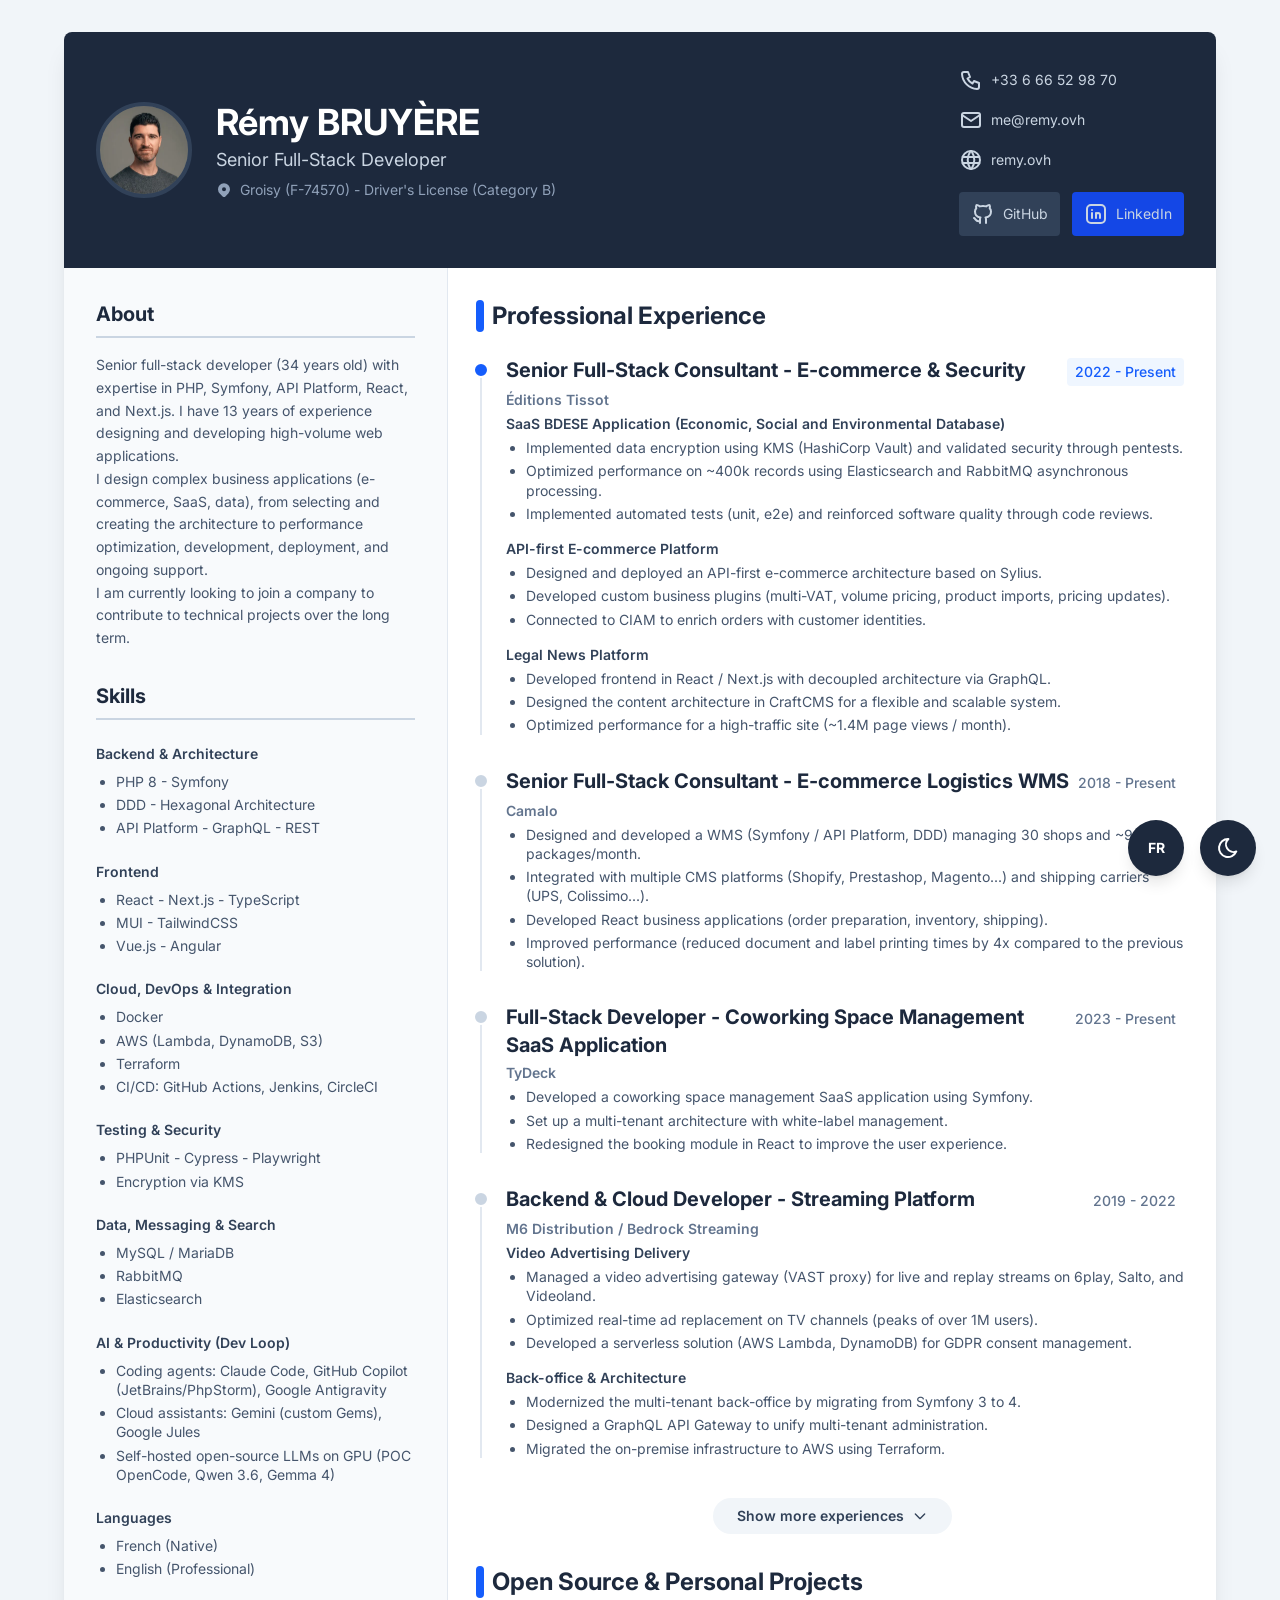
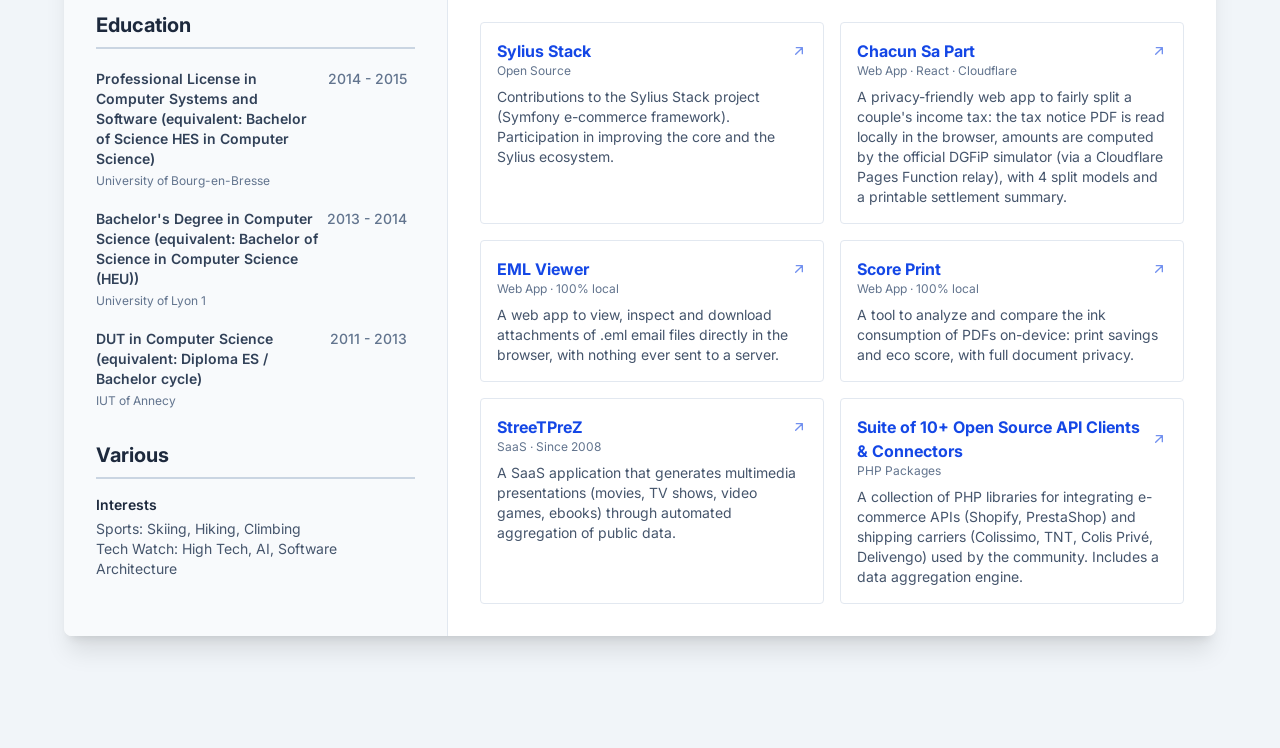
<file: en/index.html>
<!DOCTYPE html><html lang="en"><head><script>
			// Dark mode detection - runs before render to prevent flash
			(function () {
				const savedTheme = localStorage.getItem('theme');
				const prefersDark = window.matchMedia('(prefers-color-scheme: dark)').matches;

				if (savedTheme === 'dark' || (!savedTheme && prefersDark)) {
					document.documentElement.classList.add('dark');
				}
			})();
		</script><meta charset="UTF-8"><meta name="viewport" content="width=device-width, initial-scale=1.0"><title>Rémy BRUYÈRE - Resume - Senior Full-Stack Developer</title><meta name="description" content="Freelance Senior Developer and Consultant. Expert in PHP, Symfony, React, and PrestaShop. 10+ years of experience in E-commerce and complex Web Architecture. Available in French-speaking Switzerland (Border region), Annecy area, and Remote."><link rel="preconnect" href="https://fonts.googleapis.com"><link rel="preconnect" href="https://fonts.gstatic.com" crossorigin><link href="https://fonts.googleapis.com/css2?family=Inter:wght@300;400;600;700&display=swap" rel="stylesheet"><link rel="icon" type="image/png" href="/favicon-96x96.png" sizes="96x96"><link rel="icon" type="image/svg+xml" href="/favicon.svg"><link rel="shortcut icon" href="/favicon.ico"><link rel="apple-touch-icon" sizes="180x180" href="/apple-touch-icon.png"><meta name="apple-mobile-web-app-title" content="Rémy BRUYERE"><link rel="manifest" href="/site.webmanifest"><meta name="generator" content="Astro v7.4.0"><link rel="stylesheet" href="/_astro/ThemeToggle.CK5CyaCS.css"><script type="module" src="/_astro/page.tougUCvb.js"></script></head><body class="bg-slate-100 dark:bg-slate-900 text-slate-800 dark:text-slate-200 pt-8 pb-28 px-4 print:p-0 print:bg-white transition-colors duration-300"><a href="#main" class="sr-only focus:not-sr-only focus:fixed focus:top-4 focus:left-4 focus:z-[60] focus:px-4 focus:py-2 focus:rounded focus:bg-blue-700 focus:text-white print:hidden">Skip to main content</a><div class="max-w-6xl mx-auto bg-white dark:bg-slate-800 shadow-xl rounded-lg overflow-hidden print:shadow-none print:w-[210mm] print:min-h-[297mm] transition-colors duration-300"><header class="bg-slate-800 dark:bg-slate-900 text-white p-8 md:flex md:justify-between md:items-center print:bg-white print:text-slate-800 print:px-4 print:pb-4 print:pt-0 print:flex print:flex-row print:justify-between print:items-center print:mb-2"><div class="flex items-center gap-6"><div class="h-24 w-24 rounded-full bg-slate-600 flex items-center justify-center text-3xl font-bold border-4 border-slate-700 shrink-0 overflow-hidden"><img src="/_astro/Remy_BRUYERE_small.B9lpAZHT_1zaGDk.webp" alt="Profile picture of Rémy BRUYÈRE" loading="eager" decoding="async" width="352" height="471" class="w-full h-full object-cover object-top"></div><div><h1 class="text-3xl md:text-4xl font-bold print:text-2xl">Rémy BRUYÈRE</h1><p class="text-lg text-slate-300 print:text-slate-800 mt-1 print:text-base">Senior Full-Stack Developer</p><p class="text-sm text-slate-400 mt-2 flex flex-wrap gap-2 leading-4"><svg xmlns="http://www.w3.org/2000/svg" width="16" height="16" viewBox="0 0 24 24" fill="currentColor" class="icon icon-tabler icons-tabler-filled icon-tabler-map-pin" aria-hidden="true"><path stroke="none" d="M0 0h24v24H0z" fill="none"></path><path d="M18.364 4.636a9 9 0 0 1 .203 12.519l-.203 .21l-4.243 4.242a3 3 0 0 1 -4.097 .135l-.144 -.135l-4.244 -4.243a9 9 0 0 1 12.728 -12.728zm-6.364 3.364a3 3 0 1 0 0 6a3 3 0 0 0 0 -6"></path></svg><span>Groisy (F-74570) - Driver&#39;s License (Category B)</span></p></div></div><div class="mt-6 md:mt-0 flex flex-col gap-2 text-sm text-slate-300 print:text-slate-800 print:mt-0"><a href="tel:+33666529870" class="hover:text-white transition flex items-center gap-2 py-1"><span aria-hidden="true"><svg xmlns="http://www.w3.org/2000/svg" width="24" height="24" viewBox="0 0 24 24" fill="none" stroke="currentColor" stroke-width="2" stroke-linecap="round" stroke-linejoin="round" class="icon icon-tabler icons-tabler-outline icon-tabler-phone"><path stroke="none" d="M0 0h24v24H0z" fill="none"></path><path d="M5 4h4l2 5l-2.5 1.5a11 11 0 0 0 5 5l1.5 -2.5l5 2v4a2 2 0 0 1 -2 2a16 16 0 0 1 -15 -15a2 2 0 0 1 2 -2"></path></svg></span>+33 6 66 52 98 70</a><a href="mailto:me@remy.ovh" class="hover:text-white transition flex items-center gap-2 py-1"><span aria-hidden="true"><svg xmlns="http://www.w3.org/2000/svg" width="24" height="24" viewBox="0 0 24 24" fill="none" stroke="currentColor" stroke-width="2" stroke-linecap="round" stroke-linejoin="round" class="icon icon-tabler icons-tabler-outline icon-tabler-mail"><path stroke="none" d="M0 0h24v24H0z" fill="none"></path><path d="M3 7a2 2 0 0 1 2 -2h14a2 2 0 0 1 2 2v10a2 2 0 0 1 -2 2h-14a2 2 0 0 1 -2 -2v-10"></path><path d="M3 7l9 6l9 -6"></path></svg></span>me@remy.ovh</a><a href="//remy.ovh" class="hover:text-white transition flex items-center gap-2 py-1" target="_blank" rel="noopener noreferrer"><span aria-hidden="true"><svg xmlns="http://www.w3.org/2000/svg" width="24" height="24" viewBox="0 0 24 24" fill="none" stroke="currentColor" stroke-width="2" stroke-linecap="round" stroke-linejoin="round" class="icon icon-tabler icons-tabler-outline icon-tabler-world"><path stroke="none" d="M0 0h24v24H0z" fill="none"></path><path d="M3 12a9 9 0 1 0 18 0a9 9 0 0 0 -18 0"></path><path d="M3.6 9h16.8"></path><path d="M3.6 15h16.8"></path><path d="M11.5 3a17 17 0 0 0 0 18"></path><path d="M12.5 3a17 17 0 0 1 0 18"></path></svg></span>remy.ovh</a><div class="flex gap-3 mt-2 print:hidden"><a href="https://github.com/rem42" target="_blank" rel="noopener noreferrer" class="bg-slate-700 hover:bg-slate-600 px-3 py-2.5 rounded transition flex items-center gap-2" title="rem42"><svg aria-hidden="true" xmlns="http://www.w3.org/2000/svg" width="24" height="24" viewBox="0 0 24 24" fill="none" stroke="currentColor" stroke-width="2" stroke-linecap="round" stroke-linejoin="round" class="icon icon-tabler icons-tabler-outline icon-tabler-brand-github"><path stroke="none" d="M0 0h24v24H0z" fill="none"></path><path d="M9 19c-4.3 1.4 -4.3 -2.5 -6 -3m12 5v-3.5c0 -1 .1 -1.4 -.5 -2c2.8 -.3 5.5 -1.4 5.5 -6a4.6 4.6 0 0 0 -1.3 -3.2a4.2 4.2 0 0 0 -.1 -3.2s-1.1 -.3 -3.5 1.3a12.3 12.3 0 0 0 -6.2 0c-2.4 -1.6 -3.5 -1.3 -3.5 -1.3a4.2 4.2 0 0 0 -.1 3.2a4.6 4.6 0 0 0 -1.3 3.2c0 4.6 2.7 5.7 5.5 6c-.6 .6 -.6 1.2 -.5 2v3.5"></path></svg>GitHub</a><a href="https://linkedin.com/in/remy-bruyere" target="_blank" rel="noopener noreferrer" class="bg-blue-700 hover:bg-blue-600 px-3 py-2.5 rounded transition flex items-center gap-2" title="remy-bruyere"><svg aria-hidden="true" xmlns="http://www.w3.org/2000/svg" width="24" height="24" viewBox="0 0 24 24" fill="none" stroke="currentColor" stroke-width="2" stroke-linecap="round" stroke-linejoin="round" class="icon icon-tabler icons-tabler-outline icon-tabler-brand-linkedin"><path stroke="none" d="M0 0h24v24H0z" fill="none"></path><path d="M8 11v5"></path><path d="M8 8v.01"></path><path d="M12 16v-5"></path><path d="M16 16v-3a2 2 0 1 0 -4 0"></path><path d="M3 7a4 4 0 0 1 4 -4h10a4 4 0 0 1 4 4v10a4 4 0 0 1 -4 4h-10a4 4 0 0 1 -4 -4l0 -10"></path></svg>LinkedIn</a></div></div></header><div class="grid grid-cols-1 md:grid-cols-3 print:block"><aside class="bg-slate-50 dark:bg-slate-700 p-8 border-r border-slate-200 dark:border-slate-600 md:col-span-1 print:w-full print:border-r-0 print:mb-4 print:bg-white print:p-0 transition-colors duration-300"><section class="mb-8 print:mb-0"><h2 class="text-xl font-bold text-slate-800 dark:text-slate-100 border-b-2 border-slate-300 dark:border-slate-500 pb-2 mb-4 print:pb-0 print:mb-2">About</h2><p class="text-sm text-slate-600 dark:text-slate-300 leading-relaxed">Senior full-stack developer (34 years old) with expertise in PHP, Symfony, API Platform, React, and Next.js. I have 13 years of experience designing and developing high-volume web applications.<br/>I design complex business applications (e-commerce, SaaS, data), from selecting and creating the architecture to performance optimization, development, deployment, and ongoing support.<br/>I am currently looking to join a company to contribute to technical projects over the long term.</p></section><section class="mb-8 print:mb-4 print:hidden"><h2 class="text-xl font-bold text-slate-800 dark:text-slate-100 border-b-2 border-slate-300 dark:border-slate-500 pb-2 mb-6 print:pb-0 print:mb-4 print:mt-8">Skills</h2><div class="space-y-6 print:flex print:flex-col print:gap-3 print:space-y-0"><div><h3 class="font-semibold text-slate-700 dark:text-slate-200 mb-2 text-sm print:mb-1 ">Backend &amp; Architecture</h3><ul class="list-disc list-outside pl-5 space-y-1 text-sm text-slate-600 dark:text-slate-300"><li class="leading-snug text-slate-600 dark:text-slate-300 text-sm">PHP 8 - Symfony</li><li class="leading-snug text-slate-600 dark:text-slate-300 text-sm">DDD - Hexagonal Architecture</li><li class="leading-snug text-slate-600 dark:text-slate-300 text-sm">API Platform - GraphQL - REST</li></ul></div><div><h3 class="font-semibold text-slate-700 dark:text-slate-200 mb-2 text-sm print:mb-1 mt-6 print:mt-0">Frontend</h3><ul class="list-disc list-outside pl-5 space-y-1 text-sm text-slate-600 dark:text-slate-300"><li class="leading-snug text-slate-600 dark:text-slate-300 text-sm">React - Next.js - TypeScript</li><li class="leading-snug text-slate-600 dark:text-slate-300 text-sm">MUI - TailwindCSS</li><li class="leading-snug text-slate-600 dark:text-slate-300 text-sm">Vue.js - Angular</li></ul></div><div><h3 class="font-semibold text-slate-700 dark:text-slate-200 mb-2 text-sm print:mb-1 mt-6 print:mt-0">Cloud, DevOps &amp; Integration</h3><ul class="list-disc list-outside pl-5 space-y-1 text-sm text-slate-600 dark:text-slate-300"><li class="leading-snug text-slate-600 dark:text-slate-300 text-sm">Docker</li><li class="leading-snug text-slate-600 dark:text-slate-300 text-sm">AWS (Lambda, DynamoDB, S3)</li><li class="leading-snug text-slate-600 dark:text-slate-300 text-sm">Terraform</li><li class="leading-snug text-slate-600 dark:text-slate-300 text-sm">CI/CD: GitHub Actions, Jenkins, CircleCI</li></ul></div><div><h3 class="font-semibold text-slate-700 dark:text-slate-200 mb-2 text-sm print:mb-1 mt-6 print:mt-0">Testing &amp; Security</h3><ul class="list-disc list-outside pl-5 space-y-1 text-sm text-slate-600 dark:text-slate-300"><li class="leading-snug text-slate-600 dark:text-slate-300 text-sm">PHPUnit - Cypress - Playwright</li><li class="leading-snug text-slate-600 dark:text-slate-300 text-sm">Encryption via KMS</li></ul></div><div><h3 class="font-semibold text-slate-700 dark:text-slate-200 mb-2 text-sm print:mb-1 mt-6 print:mt-0">Data, Messaging &amp; Search</h3><ul class="list-disc list-outside pl-5 space-y-1 text-sm text-slate-600 dark:text-slate-300"><li class="leading-snug text-slate-600 dark:text-slate-300 text-sm">MySQL / MariaDB</li><li class="leading-snug text-slate-600 dark:text-slate-300 text-sm">RabbitMQ</li><li class="leading-snug text-slate-600 dark:text-slate-300 text-sm">Elasticsearch</li></ul></div><div><h3 class="font-semibold text-slate-700 dark:text-slate-200 mb-2 text-sm print:mb-1 mt-6 print:mt-0">AI &amp; Productivity (Dev Loop)</h3><ul class="list-disc list-outside pl-5 space-y-1 text-sm text-slate-600 dark:text-slate-300"><li class="leading-snug text-slate-600 dark:text-slate-300 text-sm">Coding agents: Claude Code, GitHub Copilot (JetBrains/PhpStorm), Google Antigravity</li><li class="leading-snug text-slate-600 dark:text-slate-300 text-sm">Cloud assistants: Gemini (custom Gems), Google Jules</li><li class="leading-snug text-slate-600 dark:text-slate-300 text-sm">Self-hosted open-source LLMs on GPU (POC OpenCode, Qwen 3.6, Gemma 4)</li></ul></div><div><h3 class="font-semibold text-slate-700 dark:text-slate-200 mb-2 text-sm print:mb-1 mt-6 print:mt-0">Languages</h3><ul class="list-disc list-outside pl-5 space-y-1 text-sm text-slate-600 dark:text-slate-300"><li class="leading-snug text-slate-600 dark:text-slate-300 text-sm">French (Native)</li><li class="leading-snug text-slate-600 dark:text-slate-300 text-sm">English (Professional)</li></ul></div></div></section><section class="mb-8 print:mb-4 print:hidden"><h2 class="text-xl font-bold text-slate-800 dark:text-slate-100 border-b-2 border-slate-300 dark:border-slate-500 pb-2 mb-4 print:pb-0 print:mb-4">Education</h2><div class="space-y-4"><div><div class="flex flex-col sm:flex-row sm:justify-between sm:items-baseline mb-1"><h3 class="font-semibold text-sm text-slate-700 dark:text-slate-100">Professional License in Computer Systems and Software (equivalent: Bachelor of Science HES in Computer Science)</h3><span class="text-sm font-medium px-2 py-1 rounded whitespace-nowrap transition-colors duration-300 text-slate-500 dark:text-slate-400 print:text-slate-500 print:bg-white">2014 - 2015</span></div><p class="text-xs text-slate-500 dark:text-slate-400">University of Bourg-en-Bresse</p></div><div><div class="flex flex-col sm:flex-row sm:justify-between sm:items-baseline mb-1"><h3 class="font-semibold text-sm text-slate-700 dark:text-slate-100">Bachelor&#39;s Degree in Computer Science (equivalent: Bachelor of Science in Computer Science (HEU))</h3><span class="text-sm font-medium px-2 py-1 rounded whitespace-nowrap transition-colors duration-300 text-slate-500 dark:text-slate-400 print:text-slate-500 print:bg-white">2013 - 2014</span></div><p class="text-xs text-slate-500 dark:text-slate-400">University of Lyon 1</p></div><div><div class="flex flex-col sm:flex-row sm:justify-between sm:items-baseline mb-1"><h3 class="font-semibold text-sm text-slate-700 dark:text-slate-100">DUT in Computer Science (equivalent: Diploma ES / Bachelor cycle)</h3><span class="text-sm font-medium px-2 py-1 rounded whitespace-nowrap transition-colors duration-300 text-slate-500 dark:text-slate-400 print:text-slate-500 print:bg-white">2011 - 2013</span></div><p class="text-xs text-slate-500 dark:text-slate-400">IUT of Annecy</p></div></div></section><section class="print:hidden"><h2 class="text-xl font-bold text-slate-800 dark:text-slate-100 border-b-2 border-slate-300 dark:border-slate-500 pb-2 mb-4 print:pb-0 print:mb-4 print:hidden">Various</h2><div class="print:hidden"><h3 class="font-semibold text-sm mb-1 text-slate-800 dark:text-slate-100">Interests</h3><p class="text-sm text-slate-600 dark:text-slate-300">Sports: Skiing, Hiking, Climbing</p><p class="text-sm text-slate-600 dark:text-slate-300">Tech Watch: High Tech, AI, Software Architecture</p></div></section></aside><main id="main" class="p-8 md:col-span-2 print:p-0 print:w-full"><section class="mb-8 print:mb-4"><h2 class="text-2xl font-bold text-slate-800 dark:text-slate-100 mb-6 flex items-center gap-2 print:text-xl print:mb-4 print:border-b-2 print:border-slate-300"><span class="bg-blue-600 dark:bg-blue-500 w-2 h-8 rounded -ms-1 print:ms-1 print:h-6 print:hidden"></span>Professional Experience</h2><div class="flex flex-col print:block"><div class="group mb-8 relative border-l-2 border-slate-200 dark:border-slate-600 hover:border-blue-400 pl-6 print:break-inside-avoid transition-colors duration-300   print:ms-0 print:mb-6 print:border-0 print:pl-0"><div class="absolute -left-2.25 w-4 h-4 rounded-full border-2 border-white dark:border-slate-800 transition-colors duration-300 before:content-[''] before:absolute before:w-0.5 before:h-2 before:bg-white dark:before:bg-slate-800 before:-top-2 before:left-1/2 before:-translate-x-1/2 top-1.5 bg-blue-600 dark:bg-blue-500 print:hidden"></div><div class="flex flex-col sm:flex-row sm:justify-between sm:items-baseline mb-1"><h3 class="text-xl font-bold text-slate-800 dark:text-slate-100 print:text-lg">Senior Full-Stack Consultant - E-commerce &amp; Security</h3><span class="text-sm font-medium px-2 py-1 rounded whitespace-nowrap transition-colors duration-300 text-blue-600 dark:text-blue-400 bg-blue-50 dark:bg-blue-900/30 print:text-slate-500 print:bg-white">2022 - Present</span></div><p class="text-sm font-semibold text-slate-500 dark:text-slate-400 mb-1">Éditions Tissot</p><div class="mb-4 last:mb-0 print:mb-2"><h4 class="font-semibold text-slate-700 dark:text-slate-200 mb-1 text-sm">SaaS BDESE Application (Economic, Social and Environmental Database)</h4><ul class="list-disc list-outside pl-5 space-y-1"><li class="leading-snug text-slate-600 dark:text-slate-300 text-sm">Implemented data encryption using KMS (HashiCorp Vault) and validated security through pentests.</li><li class="leading-snug text-slate-600 dark:text-slate-300 text-sm">Optimized performance on ~400k records using Elasticsearch and RabbitMQ asynchronous processing.</li><li class="leading-snug text-slate-600 dark:text-slate-300 text-sm">Implemented automated tests (unit, e2e) and reinforced software quality through code reviews.</li></ul></div><div class="mb-4 last:mb-0 print:mb-2"><h4 class="font-semibold text-slate-700 dark:text-slate-200 mb-1 text-sm">API-first E-commerce Platform</h4><ul class="list-disc list-outside pl-5 space-y-1"><li class="leading-snug text-slate-600 dark:text-slate-300 text-sm">Designed and deployed an API-first e-commerce architecture based on Sylius.</li><li class="leading-snug text-slate-600 dark:text-slate-300 text-sm">Developed custom business plugins (multi-VAT, volume pricing, product imports, pricing updates).</li><li class="leading-snug text-slate-600 dark:text-slate-300 text-sm">Connected to CIAM to enrich orders with customer identities.</li></ul></div><div class="mb-4 last:mb-0 print:mb-2"><h4 class="font-semibold text-slate-700 dark:text-slate-200 mb-1 text-sm">Legal News Platform</h4><ul class="list-disc list-outside pl-5 space-y-1"><li class="leading-snug text-slate-600 dark:text-slate-300 text-sm">Developed frontend in React / Next.js with decoupled architecture via GraphQL.</li><li class="leading-snug text-slate-600 dark:text-slate-300 text-sm">Designed the content architecture in CraftCMS for a flexible and scalable system.</li><li class="leading-snug text-slate-600 dark:text-slate-300 text-sm">Optimized performance for a high-traffic site (~1.4M page views / month).</li></ul></div></div><div class="group mb-8 relative border-l-2 border-slate-200 dark:border-slate-600 hover:border-blue-400 pl-6 print:break-inside-avoid transition-colors duration-300   print:ms-0 print:mb-6 print:border-0 print:pl-0"><div class="absolute -left-2.25 w-4 h-4 rounded-full border-2 border-white dark:border-slate-800 transition-colors duration-300 before:content-[''] before:absolute before:w-0.5 before:h-2 before:bg-white dark:before:bg-slate-800 before:-top-2 before:left-1/2 before:-translate-x-1/2 top-1.5 bg-slate-300 dark:bg-slate-500 group-hover:bg-blue-600 dark:group-hover:bg-blue-500 print:hidden"></div><div class="flex flex-col sm:flex-row sm:justify-between sm:items-baseline mb-1"><h3 class="text-xl font-bold text-slate-800 dark:text-slate-100 print:text-lg">Senior Full-Stack Consultant - E-commerce Logistics WMS</h3><span class="text-sm font-medium px-2 py-1 rounded whitespace-nowrap transition-colors duration-300 text-slate-500 dark:text-slate-400 group-hover:text-blue-600 dark:group-hover:text-blue-400 group-hover:bg-blue-50 dark:group-hover:bg-blue-900/30 print:text-slate-500 print:bg-white">2018 - Present</span></div><p class="text-sm font-semibold text-slate-500 dark:text-slate-400 mb-1">Camalo</p><div class="mb-4 last:mb-0 print:mb-2"><ul class="list-disc list-outside pl-5 space-y-1"><li class="leading-snug text-slate-600 dark:text-slate-300 text-sm">Designed and developed a WMS (Symfony / API Platform, DDD) managing 30 shops and ~9,000 packages/month.</li><li class="leading-snug text-slate-600 dark:text-slate-300 text-sm">Integrated with multiple CMS platforms (Shopify, Prestashop, Magento...) and shipping carriers (UPS, Colissimo...).</li><li class="leading-snug text-slate-600 dark:text-slate-300 text-sm">Developed React business applications (order preparation, inventory, shipping).</li><li class="leading-snug text-slate-600 dark:text-slate-300 text-sm">Improved performance (reduced document and label printing times by 4x compared to the previous solution).</li></ul></div></div><div class="group mb-8 relative border-l-2 border-slate-200 dark:border-slate-600 hover:border-blue-400 pl-6 print:break-inside-avoid transition-colors duration-300  print:hidden print:ms-0 print:mb-6 print:border-0 print:pl-0"><div class="absolute -left-2.25 w-4 h-4 rounded-full border-2 border-white dark:border-slate-800 transition-colors duration-300 before:content-[''] before:absolute before:w-0.5 before:h-2 before:bg-white dark:before:bg-slate-800 before:-top-2 before:left-1/2 before:-translate-x-1/2 top-1.5 bg-slate-300 dark:bg-slate-500 group-hover:bg-blue-600 dark:group-hover:bg-blue-500 print:hidden"></div><div class="flex flex-col sm:flex-row sm:justify-between sm:items-baseline mb-1"><h3 class="text-xl font-bold text-slate-800 dark:text-slate-100 print:text-lg">Full-Stack Developer - Coworking Space Management SaaS Application</h3><span class="text-sm font-medium px-2 py-1 rounded whitespace-nowrap transition-colors duration-300 text-slate-500 dark:text-slate-400 group-hover:text-blue-600 dark:group-hover:text-blue-400 group-hover:bg-blue-50 dark:group-hover:bg-blue-900/30 print:text-slate-500 print:bg-white">2023 - Present</span></div><p class="text-sm font-semibold text-slate-500 dark:text-slate-400 mb-1">TyDeck</p><div class="mb-4 last:mb-0 print:mb-2"><ul class="list-disc list-outside pl-5 space-y-1"><li class="leading-snug text-slate-600 dark:text-slate-300 text-sm">Developed a coworking space management SaaS application using Symfony.</li><li class="leading-snug text-slate-600 dark:text-slate-300 text-sm">Set up a multi-tenant architecture with white-label management.</li><li class="leading-snug text-slate-600 dark:text-slate-300 text-sm">Redesigned the booking module in React to improve the user experience.</li></ul></div></div><div class="group mb-8 relative border-l-2 border-slate-200 dark:border-slate-600 hover:border-blue-400 pl-6 print:break-inside-avoid transition-colors duration-300   print:ms-0 print:mb-6 print:border-0 print:pl-0"><div class="absolute -left-2.25 w-4 h-4 rounded-full border-2 border-white dark:border-slate-800 transition-colors duration-300 before:content-[''] before:absolute before:w-0.5 before:h-2 before:bg-white dark:before:bg-slate-800 before:-top-2 before:left-1/2 before:-translate-x-1/2 top-1.5 bg-slate-300 dark:bg-slate-500 group-hover:bg-blue-600 dark:group-hover:bg-blue-500 print:hidden"></div><div class="flex flex-col sm:flex-row sm:justify-between sm:items-baseline mb-1"><h3 class="text-xl font-bold text-slate-800 dark:text-slate-100 print:text-lg">Backend &amp; Cloud Developer - Streaming Platform</h3><span class="text-sm font-medium px-2 py-1 rounded whitespace-nowrap transition-colors duration-300 text-slate-500 dark:text-slate-400 group-hover:text-blue-600 dark:group-hover:text-blue-400 group-hover:bg-blue-50 dark:group-hover:bg-blue-900/30 print:text-slate-500 print:bg-white">2019 - 2022</span></div><p class="text-sm font-semibold text-slate-500 dark:text-slate-400 mb-1">M6 Distribution / Bedrock Streaming</p><div class="mb-4 last:mb-0 print:mb-2"><h4 class="font-semibold text-slate-700 dark:text-slate-200 mb-1 text-sm">Video Advertising Delivery</h4><ul class="list-disc list-outside pl-5 space-y-1"><li class="leading-snug text-slate-600 dark:text-slate-300 text-sm">Managed a video advertising gateway (VAST proxy) for live and replay streams on 6play, Salto, and Videoland.</li><li class="leading-snug text-slate-600 dark:text-slate-300 text-sm">Optimized real-time ad replacement on TV channels (peaks of over 1M users).</li><li class="leading-snug text-slate-600 dark:text-slate-300 text-sm">Developed a serverless solution (AWS Lambda, DynamoDB) for GDPR consent management.</li></ul></div><div class="mb-4 last:mb-0 print:mb-2"><h4 class="font-semibold text-slate-700 dark:text-slate-200 mb-1 text-sm">Back-office &amp; Architecture</h4><ul class="list-disc list-outside pl-5 space-y-1"><li class="leading-snug text-slate-600 dark:text-slate-300 text-sm">Modernized the multi-tenant back-office by migrating from Symfony 3 to 4.</li><li class="leading-snug text-slate-600 dark:text-slate-300 text-sm">Designed a GraphQL API Gateway to unify multi-tenant administration.</li><li class="leading-snug text-slate-600 dark:text-slate-300 text-sm">Migrated the on-premise infrastructure to AWS using Terraform.</li></ul></div></div><div class="group mb-8 relative border-l-2 border-slate-200 dark:border-slate-600 hover:border-blue-400 pl-6 print:break-inside-avoid transition-colors duration-300 hidden more-experience print:hidden  print:ms-0 print:mb-6 print:border-0 print:pl-0"><div class="absolute -left-2.25 w-4 h-4 rounded-full border-2 border-white dark:border-slate-800 transition-colors duration-300 before:content-[''] before:absolute before:w-0.5 before:h-2 before:bg-white dark:before:bg-slate-800 before:-top-2 before:left-1/2 before:-translate-x-1/2 top-1.5 bg-slate-300 dark:bg-slate-500 group-hover:bg-blue-600 dark:group-hover:bg-blue-500 print:hidden"></div><div class="flex flex-col sm:flex-row sm:justify-between sm:items-baseline mb-1"><h3 class="text-xl font-bold text-slate-800 dark:text-slate-100 print:text-lg">Full-Stack Developer - HR SaaS</h3><span class="text-sm font-medium px-2 py-1 rounded whitespace-nowrap transition-colors duration-300 text-slate-500 dark:text-slate-400 group-hover:text-blue-600 dark:group-hover:text-blue-400 group-hover:bg-blue-50 dark:group-hover:bg-blue-900/30 print:text-slate-500 print:bg-white">2018 - 2019</span></div><p class="text-sm font-semibold text-slate-500 dark:text-slate-400 mb-1">Éditions Tissot</p><div class="mb-4 last:mb-0 print:mb-2"><ul class="list-disc list-outside pl-5 space-y-1"><li class="leading-snug text-slate-600 dark:text-slate-300 text-sm">Developed an HR SaaS application on a microservices architecture (Symfony, RabbitMQ).</li><li class="leading-snug text-slate-600 dark:text-slate-300 text-sm">Implemented the frontend in Angular with inter-service communication.</li><li class="leading-snug text-slate-600 dark:text-slate-300 text-sm">Set up automated tests (PHPUnit, Behat, Cypress) to secure deployments.</li></ul></div></div><div class="group mb-8 relative border-l-2 border-slate-200 dark:border-slate-600 hover:border-blue-400 pl-6 print:break-inside-avoid transition-colors duration-300 hidden more-experience print:hidden  print:ms-0 print:mb-6 print:border-0 print:pl-0"><div class="absolute -left-2.25 w-4 h-4 rounded-full border-2 border-white dark:border-slate-800 transition-colors duration-300 before:content-[''] before:absolute before:w-0.5 before:h-2 before:bg-white dark:before:bg-slate-800 before:-top-2 before:left-1/2 before:-translate-x-1/2 top-1.5 bg-slate-300 dark:bg-slate-500 group-hover:bg-blue-600 dark:group-hover:bg-blue-500 print:hidden"></div><div class="flex flex-col sm:flex-row sm:justify-between sm:items-baseline mb-1"><h3 class="text-xl font-bold text-slate-800 dark:text-slate-100 print:text-lg">Freelance Consultant - E-commerce &amp; Web Projects</h3><span class="text-sm font-medium px-2 py-1 rounded whitespace-nowrap transition-colors duration-300 text-slate-500 dark:text-slate-400 group-hover:text-blue-600 dark:group-hover:text-blue-400 group-hover:bg-blue-50 dark:group-hover:bg-blue-900/30 print:text-slate-500 print:bg-white">2017 - Present</span></div><p class="text-sm font-semibold text-slate-500 dark:text-slate-400 mb-1">Various clients</p><div class="mb-4 last:mb-0 print:mb-2"><ul class="list-disc list-outside pl-5 space-y-1"><li class="leading-snug text-slate-600 dark:text-slate-300 text-sm">Performed complex e-commerce migrations (Magento, PrestaShop, WooCommerce) with data migration and business continuity.</li><li class="leading-snug text-slate-600 dark:text-slate-300 text-sm">Developed custom solutions (Shopify, PrestaShop, WordPress): specific modules, workflow automation, API integrations.</li><li class="leading-snug text-slate-600 dark:text-slate-300 text-sm">Designed and optimized web architectures (data modeling, performance, hosting) for e-commerce environments.</li></ul></div></div><div class="group mb-8 relative border-l-2 border-slate-200 dark:border-slate-600 hover:border-blue-400 pl-6 print:break-inside-avoid transition-colors duration-300 hidden more-experience print:hidden  print:ms-0 print:mb-6 print:border-0 print:pl-0"><div class="absolute -left-2.25 w-4 h-4 rounded-full border-2 border-white dark:border-slate-800 transition-colors duration-300 before:content-[''] before:absolute before:w-0.5 before:h-2 before:bg-white dark:before:bg-slate-800 before:-top-2 before:left-1/2 before:-translate-x-1/2 top-1.5 bg-slate-300 dark:bg-slate-500 group-hover:bg-blue-600 dark:group-hover:bg-blue-500 print:hidden"></div><div class="flex flex-col sm:flex-row sm:justify-between sm:items-baseline mb-1"><h3 class="text-xl font-bold text-slate-800 dark:text-slate-100 print:text-lg">Backend Developer - E-commerce</h3><span class="text-sm font-medium px-2 py-1 rounded whitespace-nowrap transition-colors duration-300 text-slate-500 dark:text-slate-400 group-hover:text-blue-600 dark:group-hover:text-blue-400 group-hover:bg-blue-50 dark:group-hover:bg-blue-900/30 print:text-slate-500 print:bg-white">2013 - 2018</span></div><p class="text-sm font-semibold text-slate-500 dark:text-slate-400 mb-1">Cadeau Maestro</p><div class="mb-4 last:mb-0 print:mb-2"><ul class="list-disc list-outside pl-5 space-y-1"><li class="leading-snug text-slate-600 dark:text-slate-300 text-sm">Developed and maintained a high-traffic e-commerce platform (PrestaShop).</li><li class="leading-snug text-slate-600 dark:text-slate-300 text-sm">Designed custom modules and continuously evolved business features.</li><li class="leading-snug text-slate-600 dark:text-slate-300 text-sm">Took on progressive responsibilities up to the lead developer role.</li></ul></div></div></div><div class="flex justify-center mt-2 print:hidden"><button id="toggle-experiences-btn" aria-expanded="false" data-more="Show more experiences" data-less="Show less experiences" class="px-6 py-2 bg-slate-100 dark:bg-slate-700 text-slate-700 dark:text-slate-200 font-semibold rounded-full hover:bg-slate-200 dark:hover:bg-slate-600 transition-all text-sm group flex items-center gap-2 cursor-pointer"><span>Show more experiences</span><svg aria-hidden="true" xmlns="http://www.w3.org/2000/svg" class="h-4 w-4 transition-transform group-hover:translate-y-1" fill="none" viewBox="0 0 24 24" stroke="currentColor"><path stroke-linecap="round" stroke-linejoin="round" stroke-width="2" d="M19 9l-7 7-7-7"></path></svg></button></div></section><script type="module">var e=document.getElementById(`toggle-experiences-btn`);e&&e.addEventListener(`click`,function(){let t=document.querySelectorAll(`.more-experience`),n=this.querySelector(`span`),r=this.querySelector(`svg`);if(!n||!r)return;let i=e.getAttribute(`data-more`),a=e.getAttribute(`data-less`);if(!i||!a)return;let o=e.getAttribute(`aria-expanded`)!==`true`;e.setAttribute(`aria-expanded`,String(o)),t.forEach(e=>{e.classList.toggle(`hidden`)}),o?(n.textContent=a,r.classList.add(`rotate-180`),r.classList.remove(`group-hover:translate-y-1`)):(n.textContent=i,r.classList.remove(`rotate-180`),r.classList.add(`group-hover:translate-y-1`))});</script><div class="hidden print:block"><section class="print:mb-4"><h2 class="text-xl font-bold text-slate-800 dark:text-slate-100 border-b-2 border-slate-300 dark:border-slate-500 pb-2 mb-6 print:pb-0 print:mb-4 print:mt-8">Skills</h2><div class="space-y-6 print:flex print:flex-col print:gap-3 print:space-y-0"><div><h3 class="font-semibold text-slate-700 dark:text-slate-200 mb-2 text-sm print:mb-1 ">Backend &amp; Architecture</h3><ul class="list-disc list-outside pl-5 space-y-1 text-sm text-slate-600 dark:text-slate-300"><li class="leading-snug text-slate-600 dark:text-slate-300 text-sm">PHP 8 - Symfony</li><li class="leading-snug text-slate-600 dark:text-slate-300 text-sm">DDD - Hexagonal Architecture</li><li class="leading-snug text-slate-600 dark:text-slate-300 text-sm">API Platform - GraphQL - REST</li></ul></div><div><h3 class="font-semibold text-slate-700 dark:text-slate-200 mb-2 text-sm print:mb-1 mt-6 print:mt-0">Frontend</h3><ul class="list-disc list-outside pl-5 space-y-1 text-sm text-slate-600 dark:text-slate-300"><li class="leading-snug text-slate-600 dark:text-slate-300 text-sm">React - Next.js - TypeScript</li><li class="leading-snug text-slate-600 dark:text-slate-300 text-sm">MUI - TailwindCSS</li><li class="leading-snug text-slate-600 dark:text-slate-300 text-sm">Vue.js - Angular</li></ul></div><div><h3 class="font-semibold text-slate-700 dark:text-slate-200 mb-2 text-sm print:mb-1 mt-6 print:mt-0">Cloud, DevOps &amp; Integration</h3><ul class="list-disc list-outside pl-5 space-y-1 text-sm text-slate-600 dark:text-slate-300"><li class="leading-snug text-slate-600 dark:text-slate-300 text-sm">Docker</li><li class="leading-snug text-slate-600 dark:text-slate-300 text-sm">AWS (Lambda, DynamoDB, S3)</li><li class="leading-snug text-slate-600 dark:text-slate-300 text-sm">Terraform</li><li class="leading-snug text-slate-600 dark:text-slate-300 text-sm">CI/CD: GitHub Actions, Jenkins, CircleCI</li></ul></div><div><h3 class="font-semibold text-slate-700 dark:text-slate-200 mb-2 text-sm print:mb-1 mt-6 print:mt-0">Testing &amp; Security</h3><ul class="list-disc list-outside pl-5 space-y-1 text-sm text-slate-600 dark:text-slate-300"><li class="leading-snug text-slate-600 dark:text-slate-300 text-sm">PHPUnit - Cypress - Playwright</li><li class="leading-snug text-slate-600 dark:text-slate-300 text-sm">Encryption via KMS</li></ul></div><div><h3 class="font-semibold text-slate-700 dark:text-slate-200 mb-2 text-sm print:mb-1 mt-6 print:mt-0">Data, Messaging &amp; Search</h3><ul class="list-disc list-outside pl-5 space-y-1 text-sm text-slate-600 dark:text-slate-300"><li class="leading-snug text-slate-600 dark:text-slate-300 text-sm">MySQL / MariaDB</li><li class="leading-snug text-slate-600 dark:text-slate-300 text-sm">RabbitMQ</li><li class="leading-snug text-slate-600 dark:text-slate-300 text-sm">Elasticsearch</li></ul></div><div><h3 class="font-semibold text-slate-700 dark:text-slate-200 mb-2 text-sm print:mb-1 mt-6 print:mt-0">AI &amp; Productivity (Dev Loop)</h3><ul class="list-disc list-outside pl-5 space-y-1 text-sm text-slate-600 dark:text-slate-300"><li class="leading-snug text-slate-600 dark:text-slate-300 text-sm">Coding agents: Claude Code, GitHub Copilot (JetBrains/PhpStorm), Google Antigravity</li><li class="leading-snug text-slate-600 dark:text-slate-300 text-sm">Cloud assistants: Gemini (custom Gems), Google Jules</li><li class="leading-snug text-slate-600 dark:text-slate-300 text-sm">Self-hosted open-source LLMs on GPU (POC OpenCode, Qwen 3.6, Gemma 4)</li></ul></div><div><h3 class="font-semibold text-slate-700 dark:text-slate-200 mb-2 text-sm print:mb-1 mt-6 print:mt-0">Languages</h3><ul class="list-disc list-outside pl-5 space-y-1 text-sm text-slate-600 dark:text-slate-300"><li class="leading-snug text-slate-600 dark:text-slate-300 text-sm">French (Native)</li><li class="leading-snug text-slate-600 dark:text-slate-300 text-sm">English (Professional)</li></ul></div></div></section><!-- Projects are only included here for the printed version --><div class="print:mb-4"><section><h2 class="text-2xl font-bold text-slate-800 dark:text-slate-100 mb-6 flex items-center gap-2 print:text-xl print:mb-4 print:border-b-2 print:border-slate-300"><span class="bg-blue-600 dark:bg-blue-500 w-2 h-8 rounded -ms-1 print:ms-1 print:h-6 print:hidden"></span>Open Source &amp; Personal Projects</h2><div class="hidden print:block"><ul class="list-disc list-outside pl-5 space-y-1 text-sm text-slate-600 dark:text-slate-300"><li class="leading-snug text-slate-600 dark:text-slate-300 text-sm">Creation of a web app to split a couple&#39;s income tax (Chacun Sa Part)</li><li class="leading-snug text-slate-600 dark:text-slate-300 text-sm">Contributions to the Sylius Stack project</li><li class="leading-snug text-slate-600 dark:text-slate-300 text-sm">Development of PHP libraries for e-commerce API and shipping carrier integrations</li><li class="leading-snug text-slate-600 dark:text-slate-300 text-sm">Creation of a data aggregation SaaS (StreeTPreZ)</li></ul></div><div class="grid grid-cols-1 md:grid-cols-2 gap-4 print:hidden"><a href="https://github.com/Sylius/Stack" target="_blank" rel="noopener noreferrer" class="block p-4 bg-white dark:bg-slate-700 border border-slate-200 dark:border-slate-600 rounded hover:shadow-md dark:hover:shadow-slate-900/50 transition group"><h3 class="font-bold text-blue-700 dark:text-blue-400 group-hover:underline flex items-center justify-between gap-2">Sylius Stack<svg aria-hidden="true" xmlns="http://www.w3.org/2000/svg" class="h-4 w-4 shrink-0 opacity-60 group-hover:opacity-100 transition-opacity" fill="none" viewBox="0 0 24 24" stroke="currentColor" stroke-width="2" stroke-linecap="round" stroke-linejoin="round"><path d="M7 17L17 7M8 7h9v9"></path></svg></h3><p class="text-xs text-slate-500 dark:text-slate-400 mb-2">Open Source</p><p class="text-sm text-slate-600 dark:text-slate-300">Contributions to the Sylius Stack project (Symfony e-commerce framework). Participation in improving the core and the Sylius ecosystem.</p></a><a href="https://chacunsapart.remy.ovh/" target="_blank" rel="noopener noreferrer" class="block p-4 bg-white dark:bg-slate-700 border border-slate-200 dark:border-slate-600 rounded hover:shadow-md dark:hover:shadow-slate-900/50 transition group"><h3 class="font-bold text-blue-700 dark:text-blue-400 group-hover:underline flex items-center justify-between gap-2">Chacun Sa Part<svg aria-hidden="true" xmlns="http://www.w3.org/2000/svg" class="h-4 w-4 shrink-0 opacity-60 group-hover:opacity-100 transition-opacity" fill="none" viewBox="0 0 24 24" stroke="currentColor" stroke-width="2" stroke-linecap="round" stroke-linejoin="round"><path d="M7 17L17 7M8 7h9v9"></path></svg></h3><p class="text-xs text-slate-500 dark:text-slate-400 mb-2">Web App · React · Cloudflare</p><p class="text-sm text-slate-600 dark:text-slate-300">A privacy-friendly web app to fairly split a couple&#39;s income tax: the tax notice PDF is read locally in the browser, amounts are computed by the official DGFiP simulator (via a Cloudflare Pages Function relay), with 4 split models and a printable settlement summary.</p></a><a href="https://eml-viewer.remy.ovh/" target="_blank" rel="noopener noreferrer" class="block p-4 bg-white dark:bg-slate-700 border border-slate-200 dark:border-slate-600 rounded hover:shadow-md dark:hover:shadow-slate-900/50 transition group"><h3 class="font-bold text-blue-700 dark:text-blue-400 group-hover:underline flex items-center justify-between gap-2">EML Viewer<svg aria-hidden="true" xmlns="http://www.w3.org/2000/svg" class="h-4 w-4 shrink-0 opacity-60 group-hover:opacity-100 transition-opacity" fill="none" viewBox="0 0 24 24" stroke="currentColor" stroke-width="2" stroke-linecap="round" stroke-linejoin="round"><path d="M7 17L17 7M8 7h9v9"></path></svg></h3><p class="text-xs text-slate-500 dark:text-slate-400 mb-2">Web App · 100% local</p><p class="text-sm text-slate-600 dark:text-slate-300">A web app to view, inspect and download attachments of .eml email files directly in the browser, with nothing ever sent to a server.</p></a><a href="https://score-print.remy.ovh/" target="_blank" rel="noopener noreferrer" class="block p-4 bg-white dark:bg-slate-700 border border-slate-200 dark:border-slate-600 rounded hover:shadow-md dark:hover:shadow-slate-900/50 transition group"><h3 class="font-bold text-blue-700 dark:text-blue-400 group-hover:underline flex items-center justify-between gap-2">Score Print<svg aria-hidden="true" xmlns="http://www.w3.org/2000/svg" class="h-4 w-4 shrink-0 opacity-60 group-hover:opacity-100 transition-opacity" fill="none" viewBox="0 0 24 24" stroke="currentColor" stroke-width="2" stroke-linecap="round" stroke-linejoin="round"><path d="M7 17L17 7M8 7h9v9"></path></svg></h3><p class="text-xs text-slate-500 dark:text-slate-400 mb-2">Web App · 100% local</p><p class="text-sm text-slate-600 dark:text-slate-300">A tool to analyze and compare the ink consumption of PDFs on-device: print savings and eco score, with full document privacy.</p></a><a href="https://streetprez.com" target="_blank" rel="noopener noreferrer" class="block p-4 bg-white dark:bg-slate-700 border border-slate-200 dark:border-slate-600 rounded hover:shadow-md dark:hover:shadow-slate-900/50 transition group"><h3 class="font-bold text-blue-700 dark:text-blue-400 group-hover:underline flex items-center justify-between gap-2">StreeTPreZ<svg aria-hidden="true" xmlns="http://www.w3.org/2000/svg" class="h-4 w-4 shrink-0 opacity-60 group-hover:opacity-100 transition-opacity" fill="none" viewBox="0 0 24 24" stroke="currentColor" stroke-width="2" stroke-linecap="round" stroke-linejoin="round"><path d="M7 17L17 7M8 7h9v9"></path></svg></h3><p class="text-xs text-slate-500 dark:text-slate-400 mb-2">SaaS · Since 2008</p><p class="text-sm text-slate-600 dark:text-slate-300">A SaaS application that generates multimedia presentations (movies, TV shows, video games, ebooks) through automated aggregation of public data.</p></a><a href="https://github.com/rem42?tab=repositories&amp;q=scraper" target="_blank" rel="noopener noreferrer" class="block p-4 bg-white dark:bg-slate-700 border border-slate-200 dark:border-slate-600 rounded hover:shadow-md dark:hover:shadow-slate-900/50 transition group"><h3 class="font-bold text-blue-700 dark:text-blue-400 group-hover:underline flex items-center justify-between gap-2">Suite of 10+ Open Source API Clients &amp; Connectors<svg aria-hidden="true" xmlns="http://www.w3.org/2000/svg" class="h-4 w-4 shrink-0 opacity-60 group-hover:opacity-100 transition-opacity" fill="none" viewBox="0 0 24 24" stroke="currentColor" stroke-width="2" stroke-linecap="round" stroke-linejoin="round"><path d="M7 17L17 7M8 7h9v9"></path></svg></h3><p class="text-xs text-slate-500 dark:text-slate-400 mb-2">PHP Packages</p><p class="text-sm text-slate-600 dark:text-slate-300">A collection of PHP libraries for integrating e-commerce APIs (Shopify, PrestaShop) and shipping carriers (Colissimo, TNT, Colis Privé, Delivengo) used by the community. Includes a data aggregation engine.</p></a></div></section></div><div class="print:mb-4"><h2 class="text-xl font-bold text-slate-800 dark:text-slate-100 border-b-2 border-slate-300 dark:border-slate-500 pb-2 mb-4 print:pb-0 print:mb-4">Education</h2><div class="space-y-4"><div><div class="flex flex-col sm:flex-row sm:justify-between sm:items-baseline mb-1"><h3 class="font-semibold text-sm text-slate-700 dark:text-slate-100">Professional License in Computer Systems and Software (equivalent: Bachelor of Science HES in Computer Science)</h3><span class="text-sm font-medium px-2 py-1 rounded whitespace-nowrap transition-colors duration-300 text-slate-500 dark:text-slate-400 print:text-slate-500 print:bg-white">2014 - 2015</span></div><p class="text-xs text-slate-500 dark:text-slate-400">University of Bourg-en-Bresse</p></div><div><div class="flex flex-col sm:flex-row sm:justify-between sm:items-baseline mb-1"><h3 class="font-semibold text-sm text-slate-700 dark:text-slate-100">Bachelor&#39;s Degree in Computer Science (equivalent: Bachelor of Science in Computer Science (HEU))</h3><span class="text-sm font-medium px-2 py-1 rounded whitespace-nowrap transition-colors duration-300 text-slate-500 dark:text-slate-400 print:text-slate-500 print:bg-white">2013 - 2014</span></div><p class="text-xs text-slate-500 dark:text-slate-400">University of Lyon 1</p></div><div><div class="flex flex-col sm:flex-row sm:justify-between sm:items-baseline mb-1"><h3 class="font-semibold text-sm text-slate-700 dark:text-slate-100">DUT in Computer Science (equivalent: Diploma ES / Bachelor cycle)</h3><span class="text-sm font-medium px-2 py-1 rounded whitespace-nowrap transition-colors duration-300 text-slate-500 dark:text-slate-400 print:text-slate-500 print:bg-white">2011 - 2013</span></div><p class="text-xs text-slate-500 dark:text-slate-400">IUT of Annecy</p></div></div></div></div><div class="print:hidden"><section><h2 class="text-2xl font-bold text-slate-800 dark:text-slate-100 mb-6 flex items-center gap-2 print:text-xl print:mb-4 print:border-b-2 print:border-slate-300"><span class="bg-blue-600 dark:bg-blue-500 w-2 h-8 rounded -ms-1 print:ms-1 print:h-6 print:hidden"></span>Open Source &amp; Personal Projects</h2><div class="hidden print:block"><ul class="list-disc list-outside pl-5 space-y-1 text-sm text-slate-600 dark:text-slate-300"><li class="leading-snug text-slate-600 dark:text-slate-300 text-sm">Creation of a web app to split a couple&#39;s income tax (Chacun Sa Part)</li><li class="leading-snug text-slate-600 dark:text-slate-300 text-sm">Contributions to the Sylius Stack project</li><li class="leading-snug text-slate-600 dark:text-slate-300 text-sm">Development of PHP libraries for e-commerce API and shipping carrier integrations</li><li class="leading-snug text-slate-600 dark:text-slate-300 text-sm">Creation of a data aggregation SaaS (StreeTPreZ)</li></ul></div><div class="grid grid-cols-1 md:grid-cols-2 gap-4 print:hidden"><a href="https://github.com/Sylius/Stack" target="_blank" rel="noopener noreferrer" class="block p-4 bg-white dark:bg-slate-700 border border-slate-200 dark:border-slate-600 rounded hover:shadow-md dark:hover:shadow-slate-900/50 transition group"><h3 class="font-bold text-blue-700 dark:text-blue-400 group-hover:underline flex items-center justify-between gap-2">Sylius Stack<svg aria-hidden="true" xmlns="http://www.w3.org/2000/svg" class="h-4 w-4 shrink-0 opacity-60 group-hover:opacity-100 transition-opacity" fill="none" viewBox="0 0 24 24" stroke="currentColor" stroke-width="2" stroke-linecap="round" stroke-linejoin="round"><path d="M7 17L17 7M8 7h9v9"></path></svg></h3><p class="text-xs text-slate-500 dark:text-slate-400 mb-2">Open Source</p><p class="text-sm text-slate-600 dark:text-slate-300">Contributions to the Sylius Stack project (Symfony e-commerce framework). Participation in improving the core and the Sylius ecosystem.</p></a><a href="https://chacunsapart.remy.ovh/" target="_blank" rel="noopener noreferrer" class="block p-4 bg-white dark:bg-slate-700 border border-slate-200 dark:border-slate-600 rounded hover:shadow-md dark:hover:shadow-slate-900/50 transition group"><h3 class="font-bold text-blue-700 dark:text-blue-400 group-hover:underline flex items-center justify-between gap-2">Chacun Sa Part<svg aria-hidden="true" xmlns="http://www.w3.org/2000/svg" class="h-4 w-4 shrink-0 opacity-60 group-hover:opacity-100 transition-opacity" fill="none" viewBox="0 0 24 24" stroke="currentColor" stroke-width="2" stroke-linecap="round" stroke-linejoin="round"><path d="M7 17L17 7M8 7h9v9"></path></svg></h3><p class="text-xs text-slate-500 dark:text-slate-400 mb-2">Web App · React · Cloudflare</p><p class="text-sm text-slate-600 dark:text-slate-300">A privacy-friendly web app to fairly split a couple&#39;s income tax: the tax notice PDF is read locally in the browser, amounts are computed by the official DGFiP simulator (via a Cloudflare Pages Function relay), with 4 split models and a printable settlement summary.</p></a><a href="https://eml-viewer.remy.ovh/" target="_blank" rel="noopener noreferrer" class="block p-4 bg-white dark:bg-slate-700 border border-slate-200 dark:border-slate-600 rounded hover:shadow-md dark:hover:shadow-slate-900/50 transition group"><h3 class="font-bold text-blue-700 dark:text-blue-400 group-hover:underline flex items-center justify-between gap-2">EML Viewer<svg aria-hidden="true" xmlns="http://www.w3.org/2000/svg" class="h-4 w-4 shrink-0 opacity-60 group-hover:opacity-100 transition-opacity" fill="none" viewBox="0 0 24 24" stroke="currentColor" stroke-width="2" stroke-linecap="round" stroke-linejoin="round"><path d="M7 17L17 7M8 7h9v9"></path></svg></h3><p class="text-xs text-slate-500 dark:text-slate-400 mb-2">Web App · 100% local</p><p class="text-sm text-slate-600 dark:text-slate-300">A web app to view, inspect and download attachments of .eml email files directly in the browser, with nothing ever sent to a server.</p></a><a href="https://score-print.remy.ovh/" target="_blank" rel="noopener noreferrer" class="block p-4 bg-white dark:bg-slate-700 border border-slate-200 dark:border-slate-600 rounded hover:shadow-md dark:hover:shadow-slate-900/50 transition group"><h3 class="font-bold text-blue-700 dark:text-blue-400 group-hover:underline flex items-center justify-between gap-2">Score Print<svg aria-hidden="true" xmlns="http://www.w3.org/2000/svg" class="h-4 w-4 shrink-0 opacity-60 group-hover:opacity-100 transition-opacity" fill="none" viewBox="0 0 24 24" stroke="currentColor" stroke-width="2" stroke-linecap="round" stroke-linejoin="round"><path d="M7 17L17 7M8 7h9v9"></path></svg></h3><p class="text-xs text-slate-500 dark:text-slate-400 mb-2">Web App · 100% local</p><p class="text-sm text-slate-600 dark:text-slate-300">A tool to analyze and compare the ink consumption of PDFs on-device: print savings and eco score, with full document privacy.</p></a><a href="https://streetprez.com" target="_blank" rel="noopener noreferrer" class="block p-4 bg-white dark:bg-slate-700 border border-slate-200 dark:border-slate-600 rounded hover:shadow-md dark:hover:shadow-slate-900/50 transition group"><h3 class="font-bold text-blue-700 dark:text-blue-400 group-hover:underline flex items-center justify-between gap-2">StreeTPreZ<svg aria-hidden="true" xmlns="http://www.w3.org/2000/svg" class="h-4 w-4 shrink-0 opacity-60 group-hover:opacity-100 transition-opacity" fill="none" viewBox="0 0 24 24" stroke="currentColor" stroke-width="2" stroke-linecap="round" stroke-linejoin="round"><path d="M7 17L17 7M8 7h9v9"></path></svg></h3><p class="text-xs text-slate-500 dark:text-slate-400 mb-2">SaaS · Since 2008</p><p class="text-sm text-slate-600 dark:text-slate-300">A SaaS application that generates multimedia presentations (movies, TV shows, video games, ebooks) through automated aggregation of public data.</p></a><a href="https://github.com/rem42?tab=repositories&amp;q=scraper" target="_blank" rel="noopener noreferrer" class="block p-4 bg-white dark:bg-slate-700 border border-slate-200 dark:border-slate-600 rounded hover:shadow-md dark:hover:shadow-slate-900/50 transition group"><h3 class="font-bold text-blue-700 dark:text-blue-400 group-hover:underline flex items-center justify-between gap-2">Suite of 10+ Open Source API Clients &amp; Connectors<svg aria-hidden="true" xmlns="http://www.w3.org/2000/svg" class="h-4 w-4 shrink-0 opacity-60 group-hover:opacity-100 transition-opacity" fill="none" viewBox="0 0 24 24" stroke="currentColor" stroke-width="2" stroke-linecap="round" stroke-linejoin="round"><path d="M7 17L17 7M8 7h9v9"></path></svg></h3><p class="text-xs text-slate-500 dark:text-slate-400 mb-2">PHP Packages</p><p class="text-sm text-slate-600 dark:text-slate-300">A collection of PHP libraries for integrating e-commerce APIs (Shopify, PrestaShop) and shipping carriers (Colissimo, TNT, Colis Privé, Delivengo) used by the community. Includes a data aggregation engine.</p></a></div></section></div></main></div><!-- Floating Dark Mode Toggle --><button id="theme-toggle" class="fixed bottom-6 right-6 p-4 bg-slate-800 dark:bg-slate-200 text-white dark:text-slate-800 rounded-full shadow-lg hover:shadow-xl hover:scale-110 transition-all duration-300 print:hidden z-50 cursor-pointer" title="Toggle dark mode" aria-label="Toggle dark mode"><!-- Sun icon (shown in dark mode) --><svg id="theme-toggle-light-icon" aria-hidden="true" class="hidden w-6 h-6" xmlns="http://www.w3.org/2000/svg" viewBox="0 0 24 24" fill="none" stroke="currentColor" stroke-width="2" stroke-linecap="round" stroke-linejoin="round"><circle cx="12" cy="12" r="4"></circle><path d="M12 2v2"></path><path d="M12 20v2"></path><path d="M4.93 4.93l1.41 1.41"></path><path d="M17.66 17.66l1.41 1.41"></path><path d="M2 12h2"></path><path d="M20 12h2"></path><path d="M6.34 17.66l-1.41 1.41"></path><path d="M19.07 4.93l-1.41 1.41"></path></svg><!-- Moon icon (shown in light mode) --><svg id="theme-toggle-dark-icon" aria-hidden="true" class="hidden w-6 h-6" xmlns="http://www.w3.org/2000/svg" viewBox="0 0 24 24" fill="none" stroke="currentColor" stroke-width="2" stroke-linecap="round" stroke-linejoin="round"><path d="M12 3c.132 0 .263 0 .393 0a7.5 7.5 0 0 0 7.92 12.446a9 9 0 1 1 -8.313 -12.454z"></path></svg></button><script type="module">var e=document.getElementById(`theme-toggle`),t=document.getElementById(`theme-toggle-light-icon`),n=document.getElementById(`theme-toggle-dark-icon`);function r(){t&&n&&(document.documentElement.classList.contains(`dark`)?(t.classList.remove(`hidden`),n.classList.add(`hidden`)):(t.classList.add(`hidden`),n.classList.remove(`hidden`)))}e&&(r(),e.addEventListener(`click`,function(){document.documentElement.classList.toggle(`dark`),localStorage.setItem(`theme`,document.documentElement.classList.contains(`dark`)?`dark`:`light`),r()}));</script><a href="/" class="fixed bottom-6 right-24 p-4 bg-slate-800 dark:bg-slate-200 text-white dark:text-slate-800 rounded-full shadow-lg hover:shadow-xl hover:scale-110 transition-all duration-300 print:hidden z-50 cursor-pointer flex items-center justify-center font-bold text-sm w-14 h-14" title="Passer en Anglais" aria-label="Passer en Anglais" hreflang="fr">FR</a></div></body></html>
</file>
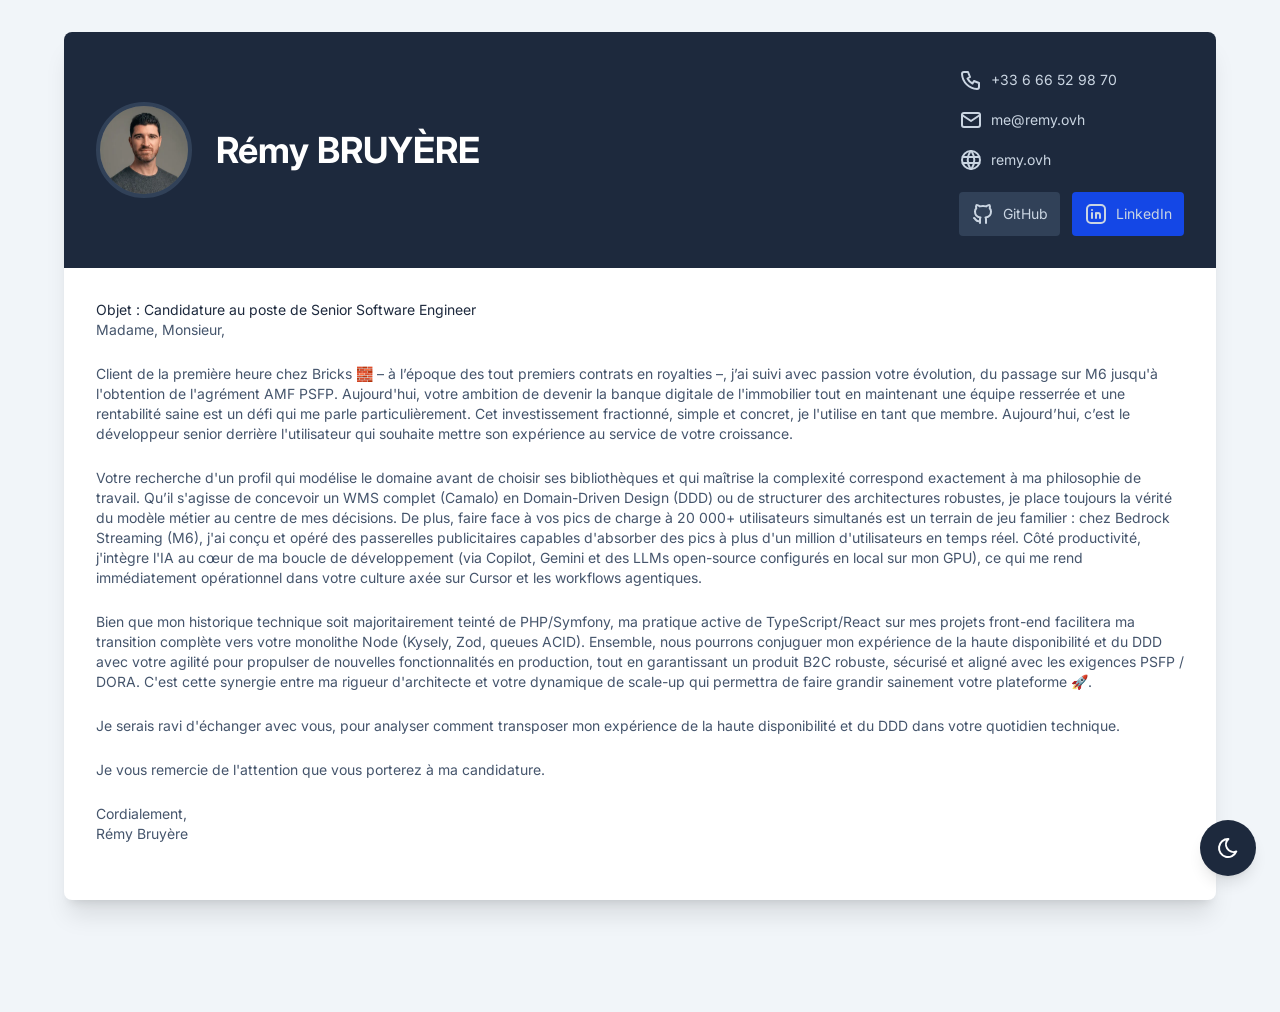
<file: lettre-de-motivation/index.html>
<!DOCTYPE html><html lang="fr"><head><script>
			// Dark mode detection - runs before render to prevent flash
			(function () {
				const savedTheme = localStorage.getItem('theme');
				const prefersDark = window.matchMedia('(prefers-color-scheme: dark)').matches;

				if (savedTheme === 'dark' || (!savedTheme && prefersDark)) {
					document.documentElement.classList.add('dark');
				}
			})();
		</script><meta charset="UTF-8"><meta name="viewport" content="width=device-width, initial-scale=1.0"><title>Rémy BRUYÈRE - Lettre de motivation - Software Engineer Senior</title><meta name="description" content="Consultant Développeur Freelance Expert PHP Symfony, React et PrestaShop. +10 ans d'expérience en E-commerce et Architecture Web complexe. Disponible en Suisse Romande (Frontalier), sur Annecy et en Remote."><link rel="preconnect" href="https://fonts.googleapis.com"><link rel="preconnect" href="https://fonts.gstatic.com" crossorigin><link href="https://fonts.googleapis.com/css2?family=Inter:wght@300;400;600;700&display=swap" rel="stylesheet"><link rel="icon" type="image/png" href="/favicon-96x96.png" sizes="96x96"><link rel="icon" type="image/svg+xml" href="/favicon.svg"><link rel="shortcut icon" href="/favicon.ico"><link rel="apple-touch-icon" sizes="180x180" href="/apple-touch-icon.png"><meta name="apple-mobile-web-app-title" content="Rémy BRUYERE"><link rel="manifest" href="/site.webmanifest"><meta name="generator" content="Astro v7.4.0"><link rel="stylesheet" href="/_astro/ThemeToggle.CK5CyaCS.css"><script type="module" src="/_astro/page.tougUCvb.js"></script></head><body class="bg-slate-100 dark:bg-slate-900 text-slate-800 dark:text-slate-200 pt-8 pb-28 px-4 print:p-0 print:bg-white transition-colors duration-300"><a href="#main" class="sr-only focus:not-sr-only focus:fixed focus:top-4 focus:left-4 focus:z-[60] focus:px-4 focus:py-2 focus:rounded focus:bg-blue-700 focus:text-white print:hidden">Aller au contenu principal</a><div class="max-w-6xl mx-auto bg-white dark:bg-slate-800 shadow-xl rounded-lg overflow-hidden print:shadow-none print:w-[210mm] print:min-h-[297mm] transition-colors duration-300"><header class="bg-slate-800 dark:bg-slate-900 text-white p-8 md:flex md:justify-between md:items-center print:bg-white print:text-slate-800 print:px-4 print:pb-4 print:pt-0 print:flex print:flex-row print:justify-between print:items-center print:mb-2"><div class="flex items-center gap-6"><div class="h-24 w-24 rounded-full bg-slate-600 flex items-center justify-center text-3xl font-bold border-4 border-slate-700 shrink-0 overflow-hidden"><img src="/_astro/Remy_BRUYERE_small.B9lpAZHT_1zaGDk.webp" alt="Photo de profil de Rémy BRUYÈRE" loading="eager" decoding="async" width="352" height="471" class="w-full h-full object-cover object-top"></div><div><h1 class="text-3xl md:text-4xl font-bold print:text-2xl">Rémy BRUYÈRE</h1></div></div><div class="mt-6 md:mt-0 flex flex-col gap-2 text-sm text-slate-300 print:text-slate-800 print:mt-0"><a href="tel:+33666529870" class="hover:text-white transition flex items-center gap-2 py-1"><span aria-hidden="true"><svg xmlns="http://www.w3.org/2000/svg" width="24" height="24" viewBox="0 0 24 24" fill="none" stroke="currentColor" stroke-width="2" stroke-linecap="round" stroke-linejoin="round" class="icon icon-tabler icons-tabler-outline icon-tabler-phone"><path stroke="none" d="M0 0h24v24H0z" fill="none"></path><path d="M5 4h4l2 5l-2.5 1.5a11 11 0 0 0 5 5l1.5 -2.5l5 2v4a2 2 0 0 1 -2 2a16 16 0 0 1 -15 -15a2 2 0 0 1 2 -2"></path></svg></span>+33 6 66 52 98 70</a><a href="mailto:me@remy.ovh" class="hover:text-white transition flex items-center gap-2 py-1"><span aria-hidden="true"><svg xmlns="http://www.w3.org/2000/svg" width="24" height="24" viewBox="0 0 24 24" fill="none" stroke="currentColor" stroke-width="2" stroke-linecap="round" stroke-linejoin="round" class="icon icon-tabler icons-tabler-outline icon-tabler-mail"><path stroke="none" d="M0 0h24v24H0z" fill="none"></path><path d="M3 7a2 2 0 0 1 2 -2h14a2 2 0 0 1 2 2v10a2 2 0 0 1 -2 2h-14a2 2 0 0 1 -2 -2v-10"></path><path d="M3 7l9 6l9 -6"></path></svg></span>me@remy.ovh</a><a href="//remy.ovh" class="hover:text-white transition flex items-center gap-2 py-1" target="_blank" rel="noopener noreferrer"><span aria-hidden="true"><svg xmlns="http://www.w3.org/2000/svg" width="24" height="24" viewBox="0 0 24 24" fill="none" stroke="currentColor" stroke-width="2" stroke-linecap="round" stroke-linejoin="round" class="icon icon-tabler icons-tabler-outline icon-tabler-world"><path stroke="none" d="M0 0h24v24H0z" fill="none"></path><path d="M3 12a9 9 0 1 0 18 0a9 9 0 0 0 -18 0"></path><path d="M3.6 9h16.8"></path><path d="M3.6 15h16.8"></path><path d="M11.5 3a17 17 0 0 0 0 18"></path><path d="M12.5 3a17 17 0 0 1 0 18"></path></svg></span>remy.ovh</a><div class="flex gap-3 mt-2 print:hidden"><a href="https://github.com/rem42" target="_blank" rel="noopener noreferrer" class="bg-slate-700 hover:bg-slate-600 px-3 py-2.5 rounded transition flex items-center gap-2" title="rem42"><svg aria-hidden="true" xmlns="http://www.w3.org/2000/svg" width="24" height="24" viewBox="0 0 24 24" fill="none" stroke="currentColor" stroke-width="2" stroke-linecap="round" stroke-linejoin="round" class="icon icon-tabler icons-tabler-outline icon-tabler-brand-github"><path stroke="none" d="M0 0h24v24H0z" fill="none"></path><path d="M9 19c-4.3 1.4 -4.3 -2.5 -6 -3m12 5v-3.5c0 -1 .1 -1.4 -.5 -2c2.8 -.3 5.5 -1.4 5.5 -6a4.6 4.6 0 0 0 -1.3 -3.2a4.2 4.2 0 0 0 -.1 -3.2s-1.1 -.3 -3.5 1.3a12.3 12.3 0 0 0 -6.2 0c-2.4 -1.6 -3.5 -1.3 -3.5 -1.3a4.2 4.2 0 0 0 -.1 3.2a4.6 4.6 0 0 0 -1.3 3.2c0 4.6 2.7 5.7 5.5 6c-.6 .6 -.6 1.2 -.5 2v3.5"></path></svg>GitHub</a><a href="https://linkedin.com/in/remy-bruyere" target="_blank" rel="noopener noreferrer" class="bg-blue-700 hover:bg-blue-600 px-3 py-2.5 rounded transition flex items-center gap-2" title="remy-bruyere"><svg aria-hidden="true" xmlns="http://www.w3.org/2000/svg" width="24" height="24" viewBox="0 0 24 24" fill="none" stroke="currentColor" stroke-width="2" stroke-linecap="round" stroke-linejoin="round" class="icon icon-tabler icons-tabler-outline icon-tabler-brand-linkedin"><path stroke="none" d="M0 0h24v24H0z" fill="none"></path><path d="M8 11v5"></path><path d="M8 8v.01"></path><path d="M12 16v-5"></path><path d="M16 16v-3a2 2 0 1 0 -4 0"></path><path d="M3 7a4 4 0 0 1 4 -4h10a4 4 0 0 1 4 4v10a4 4 0 0 1 -4 4h-10a4 4 0 0 1 -4 -4l0 -10"></path></svg>LinkedIn</a></div></div></header><main id="main" class="p-8 md:col-span-2 print:p-0 print:w-full"><h2 class="text-sm text-slate-800 pb-0 print:mb-6 print:mt-8">Objet : Candidature au poste de Senior Software Engineer</h2><div class="flex flex-col print:block"><p class="text-sm text-slate-600 pb-6">Madame, Monsieur,</p><p class="text-sm text-slate-600 pb-6">Client de la première heure chez Bricks 🧱 – à l’époque des tout premiers contrats en royalties –, j’ai suivi avec passion votre évolution, du passage sur M6 jusqu'à l'obtention de l'agrément AMF PSFP. Aujourd'hui, votre ambition de devenir la banque digitale de l'immobilier tout en maintenant une équipe resserrée et une rentabilité saine est un défi qui me parle particulièrement. Cet investissement fractionné, simple et concret, je l'utilise en tant que membre. Aujourd’hui, c’est le développeur senior derrière l'utilisateur qui souhaite mettre son expérience au service de votre croissance.</p><p class="text-sm text-slate-600 pb-6">Votre recherche d'un profil qui modélise le domaine avant de choisir ses bibliothèques et qui maîtrise la complexité correspond exactement à ma philosophie de travail. Qu’il s'agisse de concevoir un WMS complet (Camalo) en Domain-Driven Design (DDD) ou de structurer des architectures robustes, je place toujours la vérité du modèle métier au centre de mes décisions. De plus, faire face à vos pics de charge à 20 000+ utilisateurs simultanés est un terrain de jeu familier : chez Bedrock Streaming (M6), j'ai conçu et opéré des passerelles publicitaires capables d'absorber des pics à plus d'un million d'utilisateurs en temps réel. Côté productivité, j'intègre l'IA au cœur de ma boucle de développement (via Copilot, Gemini et des LLMs open-source configurés en local sur mon GPU), ce qui me rend immédiatement opérationnel dans votre culture axée sur Cursor et les workflows agentiques.</p><p class="text-sm text-slate-600 pb-6">Bien que mon historique technique soit majoritairement teinté de PHP/Symfony, ma pratique active de TypeScript/React sur mes projets front-end facilitera ma transition complète vers votre monolithe Node (Kysely, Zod, queues ACID). Ensemble, nous pourrons conjuguer mon expérience de la haute disponibilité et du DDD avec votre agilité pour propulser de nouvelles fonctionnalités en production, tout en garantissant un produit B2C robuste, sécurisé et aligné avec les exigences PSFP / DORA. C'est cette synergie entre ma rigueur d'architecte et votre dynamique de scale-up qui permettra de faire grandir sainement votre plateforme 🚀.</p><p class="text-sm text-slate-600 pb-6">Je serais ravi d'échanger avec vous, pour analyser comment transposer mon expérience de la haute disponibilité et du DDD dans votre quotidien technique.</p><p class="text-sm text-slate-600 pb-6">Je vous remercie de l'attention que vous porterez à ma candidature.</p><p class="text-sm text-slate-600 pb-6">Cordialement,<br/>Rémy Bruyère</p></div></main><!-- Floating Dark Mode Toggle --><button id="theme-toggle" class="fixed bottom-6 right-6 p-4 bg-slate-800 dark:bg-slate-200 text-white dark:text-slate-800 rounded-full shadow-lg hover:shadow-xl hover:scale-110 transition-all duration-300 print:hidden z-50 cursor-pointer" title="Basculer le mode sombre" aria-label="Basculer le mode sombre"><!-- Sun icon (shown in dark mode) --><svg id="theme-toggle-light-icon" aria-hidden="true" class="hidden w-6 h-6" xmlns="http://www.w3.org/2000/svg" viewBox="0 0 24 24" fill="none" stroke="currentColor" stroke-width="2" stroke-linecap="round" stroke-linejoin="round"><circle cx="12" cy="12" r="4"></circle><path d="M12 2v2"></path><path d="M12 20v2"></path><path d="M4.93 4.93l1.41 1.41"></path><path d="M17.66 17.66l1.41 1.41"></path><path d="M2 12h2"></path><path d="M20 12h2"></path><path d="M6.34 17.66l-1.41 1.41"></path><path d="M19.07 4.93l-1.41 1.41"></path></svg><!-- Moon icon (shown in light mode) --><svg id="theme-toggle-dark-icon" aria-hidden="true" class="hidden w-6 h-6" xmlns="http://www.w3.org/2000/svg" viewBox="0 0 24 24" fill="none" stroke="currentColor" stroke-width="2" stroke-linecap="round" stroke-linejoin="round"><path d="M12 3c.132 0 .263 0 .393 0a7.5 7.5 0 0 0 7.92 12.446a9 9 0 1 1 -8.313 -12.454z"></path></svg></button><script type="module">var e=document.getElementById(`theme-toggle`),t=document.getElementById(`theme-toggle-light-icon`),n=document.getElementById(`theme-toggle-dark-icon`);function r(){t&&n&&(document.documentElement.classList.contains(`dark`)?(t.classList.remove(`hidden`),n.classList.add(`hidden`)):(t.classList.add(`hidden`),n.classList.remove(`hidden`)))}e&&(r(),e.addEventListener(`click`,function(){document.documentElement.classList.toggle(`dark`),localStorage.setItem(`theme`,document.documentElement.classList.contains(`dark`)?`dark`:`light`),r()}));</script></div></body></html>
</file>
<file: _astro/ThemeToggle.CK5CyaCS.css>
/*! tailwindcss v4.3.3 | MIT License | https://tailwindcss.com */
@layer properties{@supports (((-webkit-hyphens:none)) and (not (margin-trim:inline))) or ((-moz-orient:inline) and (not (color:rgb(from red r g b)))){*,:before,:after,::backdrop{--tw-space-y-reverse:0;--tw-border-style:solid;--tw-leading:initial;--tw-font-weight:initial;--tw-shadow:0 0 #0000;--tw-shadow-color:initial;--tw-shadow-alpha:100%;--tw-inset-shadow:0 0 #0000;--tw-inset-shadow-color:initial;--tw-inset-shadow-alpha:100%;--tw-ring-color:initial;--tw-ring-shadow:0 0 #0000;--tw-inset-ring-color:initial;--tw-inset-ring-shadow:0 0 #0000;--tw-ring-inset:initial;--tw-ring-offset-width:0px;--tw-ring-offset-color:#fff;--tw-ring-offset-shadow:0 0 #0000;--tw-blur:initial;--tw-brightness:initial;--tw-contrast:initial;--tw-grayscale:initial;--tw-hue-rotate:initial;--tw-invert:initial;--tw-opacity:initial;--tw-saturate:initial;--tw-sepia:initial;--tw-drop-shadow:initial;--tw-drop-shadow-color:initial;--tw-drop-shadow-alpha:100%;--tw-drop-shadow-size:initial;--tw-duration:initial;--tw-translate-x:0;--tw-translate-y:0;--tw-translate-z:0;--tw-content:"";--tw-scale-x:1;--tw-scale-y:1;--tw-scale-z:1}}}@layer theme{:root,:host{--font-sans:"Inter", sans-serif;--font-mono:ui-monospace, SFMono-Regular, Menlo, Monaco, Consolas, "Liberation Mono", "Courier New", monospace;--color-blue-50:oklch(97% .014 254.604);--color-blue-400:oklch(70.7% .165 254.624);--color-blue-500:oklch(62.3% .214 259.815);--color-blue-600:oklch(54.6% .245 262.881);--color-blue-700:oklch(48.8% .243 264.376);--color-blue-900:oklch(37.9% .146 265.522);--color-slate-50:oklch(98.4% .003 247.858);--color-slate-100:oklch(96.8% .007 247.896);--color-slate-200:oklch(92.9% .013 255.508);--color-slate-300:oklch(86.9% .022 252.894);--color-slate-400:oklch(70.4% .04 256.788);--color-slate-500:oklch(55.4% .046 257.417);--color-slate-600:oklch(44.6% .043 257.281);--color-slate-700:oklch(37.2% .044 257.287);--color-slate-800:oklch(27.9% .041 260.031);--color-slate-900:oklch(20.8% .042 265.755);--color-white:#fff;--spacing:.25rem;--container-6xl:72rem;--text-xs:.75rem;--text-xs--line-height:calc(1 / .75);--text-sm:.875rem;--text-sm--line-height:calc(1.25 / .875);--text-base:1rem;--text-base--line-height:calc(1.5 / 1);--text-lg:1.125rem;--text-lg--line-height:calc(1.75 / 1.125);--text-xl:1.25rem;--text-xl--line-height:calc(1.75 / 1.25);--text-2xl:1.5rem;--text-2xl--line-height:calc(2 / 1.5);--text-3xl:1.875rem;--text-3xl--line-height:calc(2.25 / 1.875);--text-4xl:2.25rem;--text-4xl--line-height:calc(2.5 / 2.25);--font-weight-medium:500;--font-weight-semibold:600;--font-weight-bold:700;--leading-snug:1.375;--leading-relaxed:1.625;--radius-lg:.5rem;--default-transition-duration:.15s;--default-transition-timing-function:cubic-bezier(.4, 0, .2, 1);--default-font-family:var(--font-sans);--default-mono-font-family:var(--font-mono)}}@layer base{*,:after,:before,::backdrop{box-sizing:border-box;border:0 solid;margin:0;padding:0}::file-selector-button{box-sizing:border-box;border:0 solid;margin:0;padding:0}html,:host{-webkit-text-size-adjust:100%;tab-size:4;line-height:1.5;font-family:var(--default-font-family,-apple-system, BlinkMacSystemFont, "Segoe UI", Roboto, "Helvetica Neue", "Noto Sans", Arial, sans-serif, "Apple Color Emoji", "Segoe UI Emoji", "Segoe UI Symbol", "Noto Color Emoji");font-feature-settings:var(--default-font-feature-settings,normal);font-variation-settings:var(--default-font-variation-settings,normal);-webkit-tap-highlight-color:transparent}hr{height:0;color:inherit;border-top-width:1px}abbr:where([title]){text-decoration:underline dotted}h1,h2,h3,h4,h5,h6{font-size:inherit;font-weight:inherit}a{color:inherit;-webkit-text-decoration:inherit;-webkit-text-decoration:inherit;-webkit-text-decoration:inherit;text-decoration:inherit}b,strong{font-weight:bolder}code,kbd,samp,pre{font-family:var(--default-mono-font-family,ui-monospace, SFMono-Regular, Menlo, Monaco, Consolas, "Liberation Mono", "Courier New", monospace);font-feature-settings:var(--default-mono-font-feature-settings,normal);font-variation-settings:var(--default-mono-font-variation-settings,normal);font-size:1em}small{font-size:80%}sub,sup{vertical-align:baseline;font-size:75%;line-height:0;position:relative}sub{bottom:-.25em}sup{top:-.5em}table{text-indent:0;border-color:inherit;border-collapse:collapse}:-moz-focusring:where(:not(iframe)){outline:auto}progress{vertical-align:baseline}summary{display:list-item}ol,ul,menu{list-style:none}img,svg,video,canvas,audio,iframe,embed,object{vertical-align:middle;display:block}img,video{max-width:100%;height:auto}button,input,select,optgroup,textarea{font:inherit;font-feature-settings:inherit;font-variation-settings:inherit;letter-spacing:inherit;color:inherit;opacity:1;background-color:#0000;border-radius:0}::file-selector-button{font:inherit;font-feature-settings:inherit;font-variation-settings:inherit;letter-spacing:inherit;color:inherit;opacity:1;background-color:#0000;border-radius:0}:where(select:is([multiple],[size])) optgroup{font-weight:bolder}:where(select:is([multiple],[size])) optgroup option{padding-inline-start:20px}::file-selector-button{margin-inline-end:4px}::placeholder{opacity:1}@supports (not ((-webkit-appearance:-apple-pay-button))) or (contain-intrinsic-size:1px){::placeholder{color:currentColor}@supports (color:color-mix(in lab, red, red)){::placeholder{color:color-mix(in oklab, currentcolor 50%, transparent)}}}textarea{resize:vertical}::-webkit-search-decoration{-webkit-appearance:none}::-webkit-date-and-time-value{min-height:1lh;text-align:inherit}::-webkit-datetime-edit{display:inline-flex}::-webkit-datetime-edit-fields-wrapper{padding:0}::-webkit-datetime-edit{padding-block:0}::-webkit-datetime-edit-year-field{padding-block:0}::-webkit-datetime-edit-month-field{padding-block:0}::-webkit-datetime-edit-day-field{padding-block:0}::-webkit-datetime-edit-hour-field{padding-block:0}::-webkit-datetime-edit-minute-field{padding-block:0}::-webkit-datetime-edit-second-field{padding-block:0}::-webkit-datetime-edit-millisecond-field{padding-block:0}::-webkit-datetime-edit-meridiem-field{padding-block:0}::-webkit-calendar-picker-indicator{line-height:1}:-moz-ui-invalid{box-shadow:none}button,input:where([type=button],[type=reset],[type=submit]){appearance:button}::file-selector-button{appearance:button}::-webkit-inner-spin-button{height:auto}::-webkit-outer-spin-button{height:auto}[hidden]:where(:not([hidden=until-found])){display:none!important}@media print{.no-print{display:none!important}body{-webkit-print-color-adjust:exact!important;print-color-adjust:exact!important;background:#fff!important;font-size:8pt!important;line-height:1.15!important}@page{margin:10mm;size:A4}.shadow-xl{box-shadow:none!important}}:focus-visible{outline:2px solid var(--color-blue-600);outline-offset:2px;border-radius:2px}.dark :focus-visible,header :focus-visible{outline-color:var(--color-blue-400)}html{scroll-behavior:smooth}@media (prefers-reduced-motion:reduce){html{scroll-behavior:auto}*,:before,:after{transition-duration:.01ms!important;animation-duration:.01ms!important}.hover\:scale-110:hover{transform:none!important}}}@layer components;@layer utilities{.sr-only{clip-path:inset(50%);white-space:nowrap;border-width:0;width:1px;height:1px;margin:-1px;padding:0;position:absolute;overflow:hidden}.absolute{position:absolute}.fixed{position:fixed}.relative{position:relative}.top-1\.5{top:calc(var(--spacing) * 1.5)}.right-6{right:calc(var(--spacing) * 6)}.right-24{right:calc(var(--spacing) * 24)}.bottom-6{bottom:calc(var(--spacing) * 6)}.-left-2\.25{left:calc(var(--spacing) * -2.25)}.z-50{z-index:50}.mx-auto{margin-inline:auto}.-ms-1{margin-inline-start:calc(var(--spacing) * -1)}.mt-1{margin-top:var(--spacing)}.mt-2{margin-top:calc(var(--spacing) * 2)}.mt-6{margin-top:calc(var(--spacing) * 6)}.mb-1{margin-bottom:var(--spacing)}.mb-2{margin-bottom:calc(var(--spacing) * 2)}.mb-4{margin-bottom:calc(var(--spacing) * 4)}.mb-6{margin-bottom:calc(var(--spacing) * 6)}.mb-8{margin-bottom:calc(var(--spacing) * 8)}.block{display:block}.flex{display:flex}.grid{display:grid}.hidden{display:none}.inline{display:inline}.h-4{height:calc(var(--spacing) * 4)}.h-6{height:calc(var(--spacing) * 6)}.h-8{height:calc(var(--spacing) * 8)}.h-14{height:calc(var(--spacing) * 14)}.h-24{height:calc(var(--spacing) * 24)}.h-full{height:100%}.w-2{width:calc(var(--spacing) * 2)}.w-4{width:calc(var(--spacing) * 4)}.w-6{width:calc(var(--spacing) * 6)}.w-14{width:calc(var(--spacing) * 14)}.w-24{width:calc(var(--spacing) * 24)}.w-full{width:100%}.max-w-6xl{max-width:var(--container-6xl)}.shrink-0{flex-shrink:0}.rotate-180{rotate:180deg}.cursor-pointer{cursor:pointer}.list-outside{list-style-position:outside}.list-disc{list-style-type:disc}.grid-cols-1{grid-template-columns:repeat(1,minmax(0,1fr))}.flex-col{flex-direction:column}.flex-wrap{flex-wrap:wrap}.items-center{align-items:center}.justify-between{justify-content:space-between}.justify-center{justify-content:center}.gap-2{gap:calc(var(--spacing) * 2)}.gap-3{gap:calc(var(--spacing) * 3)}.gap-4{gap:calc(var(--spacing) * 4)}.gap-6{gap:calc(var(--spacing) * 6)}:where(.space-y-1>:not(:last-child)){--tw-space-y-reverse:0;margin-block-start:calc(var(--spacing) * var(--tw-space-y-reverse));margin-block-end:calc(var(--spacing) * calc(1 - var(--tw-space-y-reverse)))}:where(.space-y-4>:not(:last-child)){--tw-space-y-reverse:0;margin-block-start:calc(calc(var(--spacing) * 4) * var(--tw-space-y-reverse));margin-block-end:calc(calc(var(--spacing) * 4) * calc(1 - var(--tw-space-y-reverse)))}:where(.space-y-6>:not(:last-child)){--tw-space-y-reverse:0;margin-block-start:calc(calc(var(--spacing) * 6) * var(--tw-space-y-reverse));margin-block-end:calc(calc(var(--spacing) * 6) * calc(1 - var(--tw-space-y-reverse)))}.overflow-hidden{overflow:hidden}.rounded{border-radius:.25rem}.rounded-full{border-radius:2147483647px}.rounded-lg{border-radius:var(--radius-lg)}.border{border-style:var(--tw-border-style);border-width:1px}.border-2{border-style:var(--tw-border-style);border-width:2px}.border-4{border-style:var(--tw-border-style);border-width:4px}.border-r{border-right-style:var(--tw-border-style);border-right-width:1px}.border-b-2{border-bottom-style:var(--tw-border-style);border-bottom-width:2px}.border-l-2{border-left-style:var(--tw-border-style);border-left-width:2px}.border-slate-200{border-color:var(--color-slate-200)}.border-slate-300{border-color:var(--color-slate-300)}.border-slate-700{border-color:var(--color-slate-700)}.border-white{border-color:var(--color-white)}.bg-blue-50{background-color:var(--color-blue-50)}.bg-blue-600{background-color:var(--color-blue-600)}.bg-blue-700{background-color:var(--color-blue-700)}.bg-slate-50{background-color:var(--color-slate-50)}.bg-slate-100{background-color:var(--color-slate-100)}.bg-slate-300{background-color:var(--color-slate-300)}.bg-slate-600{background-color:var(--color-slate-600)}.bg-slate-700{background-color:var(--color-slate-700)}.bg-slate-800{background-color:var(--color-slate-800)}.bg-white{background-color:var(--color-white)}.object-cover{object-fit:cover}.object-top{object-position:top}.p-4{padding:calc(var(--spacing) * 4)}.p-8{padding:calc(var(--spacing) * 8)}.px-2{padding-inline:calc(var(--spacing) * 2)}.px-3{padding-inline:calc(var(--spacing) * 3)}.px-4{padding-inline:calc(var(--spacing) * 4)}.px-6{padding-inline:calc(var(--spacing) * 6)}.py-1{padding-block:var(--spacing)}.py-2{padding-block:calc(var(--spacing) * 2)}.py-2\.5{padding-block:calc(var(--spacing) * 2.5)}.pt-8{padding-top:calc(var(--spacing) * 8)}.pb-0{padding-bottom:0}.pb-2{padding-bottom:calc(var(--spacing) * 2)}.pb-6{padding-bottom:calc(var(--spacing) * 6)}.pb-28{padding-bottom:calc(var(--spacing) * 28)}.pl-5{padding-left:calc(var(--spacing) * 5)}.pl-6{padding-left:calc(var(--spacing) * 6)}.text-2xl{font-size:var(--text-2xl);line-height:var(--tw-leading,var(--text-2xl--line-height))}.text-3xl{font-size:var(--text-3xl);line-height:var(--tw-leading,var(--text-3xl--line-height))}.text-base{font-size:var(--text-base);line-height:var(--tw-leading,var(--text-base--line-height))}.text-lg{font-size:var(--text-lg);line-height:var(--tw-leading,var(--text-lg--line-height))}.text-sm{font-size:var(--text-sm);line-height:var(--tw-leading,var(--text-sm--line-height))}.text-xl{font-size:var(--text-xl);line-height:var(--tw-leading,var(--text-xl--line-height))}.text-xs{font-size:var(--text-xs);line-height:var(--tw-leading,var(--text-xs--line-height))}.leading-4{--tw-leading:calc(var(--spacing) * 4);line-height:calc(var(--spacing) * 4)}.leading-relaxed{--tw-leading:var(--leading-relaxed);line-height:var(--leading-relaxed)}.leading-snug{--tw-leading:var(--leading-snug);line-height:var(--leading-snug)}.font-bold{--tw-font-weight:var(--font-weight-bold);font-weight:var(--font-weight-bold)}.font-medium{--tw-font-weight:var(--font-weight-medium);font-weight:var(--font-weight-medium)}.font-semibold{--tw-font-weight:var(--font-weight-semibold);font-weight:var(--font-weight-semibold)}.whitespace-nowrap{white-space:nowrap}.text-blue-600{color:var(--color-blue-600)}.text-blue-700{color:var(--color-blue-700)}.text-slate-300{color:var(--color-slate-300)}.text-slate-400{color:var(--color-slate-400)}.text-slate-500{color:var(--color-slate-500)}.text-slate-600{color:var(--color-slate-600)}.text-slate-700{color:var(--color-slate-700)}.text-slate-800{color:var(--color-slate-800)}.text-white{color:var(--color-white)}.opacity-60{opacity:.6}.shadow-lg{--tw-shadow:0 10px 15px -3px var(--tw-shadow-color,#0000001a), 0 4px 6px -4px var(--tw-shadow-color,#0000001a);box-shadow:var(--tw-inset-shadow), var(--tw-inset-ring-shadow), var(--tw-ring-offset-shadow), var(--tw-ring-shadow), var(--tw-shadow)}.shadow-xl{--tw-shadow:0 20px 25px -5px var(--tw-shadow-color,#0000001a), 0 8px 10px -6px var(--tw-shadow-color,#0000001a);box-shadow:var(--tw-inset-shadow), var(--tw-inset-ring-shadow), var(--tw-ring-offset-shadow), var(--tw-ring-shadow), var(--tw-shadow)}.filter{filter:var(--tw-blur,) var(--tw-brightness,) var(--tw-contrast,) var(--tw-grayscale,) var(--tw-hue-rotate,) var(--tw-invert,) var(--tw-saturate,) var(--tw-sepia,) var(--tw-drop-shadow,)}.transition{transition-property:color,background-color,border-color,outline-color,text-decoration-color,fill,stroke,--tw-gradient-from,--tw-gradient-via,--tw-gradient-to,opacity,box-shadow,transform,translate,scale,rotate,filter,-webkit-backdrop-filter,backdrop-filter,display,content-visibility,overlay,pointer-events;transition-timing-function:var(--tw-ease,var(--default-transition-timing-function));transition-duration:var(--tw-duration,var(--default-transition-duration))}.transition-all{transition-property:all;transition-timing-function:var(--tw-ease,var(--default-transition-timing-function));transition-duration:var(--tw-duration,var(--default-transition-duration))}.transition-colors{transition-property:color,background-color,border-color,outline-color,text-decoration-color,fill,stroke,--tw-gradient-from,--tw-gradient-via,--tw-gradient-to;transition-timing-function:var(--tw-ease,var(--default-transition-timing-function));transition-duration:var(--tw-duration,var(--default-transition-duration))}.transition-opacity{transition-property:opacity;transition-timing-function:var(--tw-ease,var(--default-transition-timing-function));transition-duration:var(--tw-duration,var(--default-transition-duration))}.transition-transform{transition-property:transform,translate,scale,rotate;transition-timing-function:var(--tw-ease,var(--default-transition-timing-function));transition-duration:var(--tw-duration,var(--default-transition-duration))}.duration-300{--tw-duration:.3s;transition-duration:.3s}@media (hover:hover){.group-hover\:translate-y-1:is(:where(.group):hover *){--tw-translate-y:var(--spacing);translate:var(--tw-translate-x) var(--tw-translate-y)}.group-hover\:bg-blue-50:is(:where(.group):hover *){background-color:var(--color-blue-50)}.group-hover\:bg-blue-600:is(:where(.group):hover *){background-color:var(--color-blue-600)}.group-hover\:text-blue-600:is(:where(.group):hover *){color:var(--color-blue-600)}.group-hover\:underline:is(:where(.group):hover *){text-decoration-line:underline}.group-hover\:opacity-100:is(:where(.group):hover *){opacity:1}}.before\:absolute:before{content:var(--tw-content);position:absolute}.before\:-top-2:before{content:var(--tw-content);top:calc(var(--spacing) * -2)}.before\:left-1\/2:before{content:var(--tw-content);left:50%}.before\:h-2:before{content:var(--tw-content);height:calc(var(--spacing) * 2)}.before\:w-0\.5:before{content:var(--tw-content);width:calc(var(--spacing) * .5)}.before\:-translate-x-1\/2:before{content:var(--tw-content);--tw-translate-x:calc(calc(1 / 2 * 100%) * -1);translate:var(--tw-translate-x) var(--tw-translate-y)}.before\:bg-white:before{content:var(--tw-content);background-color:var(--color-white)}.before\:content-\[\'\'\]:before{--tw-content:"";content:var(--tw-content)}.last\:mb-0:last-child{margin-bottom:0}@media (hover:hover){.hover\:scale-110:hover{--tw-scale-x:110%;--tw-scale-y:110%;--tw-scale-z:110%;scale:var(--tw-scale-x) var(--tw-scale-y)}.hover\:border-blue-400:hover{border-color:var(--color-blue-400)}.hover\:bg-blue-600:hover{background-color:var(--color-blue-600)}.hover\:bg-slate-200:hover{background-color:var(--color-slate-200)}.hover\:bg-slate-600:hover{background-color:var(--color-slate-600)}.hover\:text-white:hover{color:var(--color-white)}.hover\:shadow-md:hover{--tw-shadow:0 4px 6px -1px var(--tw-shadow-color,#0000001a), 0 2px 4px -2px var(--tw-shadow-color,#0000001a);box-shadow:var(--tw-inset-shadow), var(--tw-inset-ring-shadow), var(--tw-ring-offset-shadow), var(--tw-ring-shadow), var(--tw-shadow)}.hover\:shadow-xl:hover{--tw-shadow:0 20px 25px -5px var(--tw-shadow-color,#0000001a), 0 8px 10px -6px var(--tw-shadow-color,#0000001a);box-shadow:var(--tw-inset-shadow), var(--tw-inset-ring-shadow), var(--tw-ring-offset-shadow), var(--tw-ring-shadow), var(--tw-shadow)}}.focus\:not-sr-only:focus{clip-path:none;white-space:normal;width:auto;height:auto;margin:0;padding:0;position:static;overflow:visible}.focus\:fixed:focus{position:fixed}.focus\:top-4:focus{top:calc(var(--spacing) * 4)}.focus\:left-4:focus{left:calc(var(--spacing) * 4)}.focus\:z-\[60\]:focus{z-index:60}.focus\:rounded:focus{border-radius:.25rem}.focus\:bg-blue-700:focus{background-color:var(--color-blue-700)}.focus\:px-4:focus{padding-inline:calc(var(--spacing) * 4)}.focus\:py-2:focus{padding-block:calc(var(--spacing) * 2)}.focus\:text-white:focus{color:var(--color-white)}@media (width>=40rem){.sm\:flex-row{flex-direction:row}.sm\:items-baseline{align-items:baseline}.sm\:justify-between{justify-content:space-between}}@media (width>=48rem){.md\:col-span-1{grid-column:span 1/span 1}.md\:col-span-2{grid-column:span 2/span 2}.md\:mt-0{margin-top:0}.md\:flex{display:flex}.md\:grid-cols-2{grid-template-columns:repeat(2,minmax(0,1fr))}.md\:grid-cols-3{grid-template-columns:repeat(3,minmax(0,1fr))}.md\:items-center{align-items:center}.md\:justify-between{justify-content:space-between}.md\:text-4xl{font-size:var(--text-4xl);line-height:var(--tw-leading,var(--text-4xl--line-height))}}.dark\:border-slate-500:where(.dark,.dark *){border-color:var(--color-slate-500)}.dark\:border-slate-600:where(.dark,.dark *){border-color:var(--color-slate-600)}.dark\:border-slate-800:where(.dark,.dark *){border-color:var(--color-slate-800)}.dark\:bg-blue-500:where(.dark,.dark *){background-color:var(--color-blue-500)}.dark\:bg-blue-900\/30:where(.dark,.dark *){background-color:#1c398e4d}@supports (color:color-mix(in lab, red, red)){.dark\:bg-blue-900\/30:where(.dark,.dark *){background-color:color-mix(in oklab, var(--color-blue-900) 30%, transparent)}}.dark\:bg-slate-200:where(.dark,.dark *){background-color:var(--color-slate-200)}.dark\:bg-slate-500:where(.dark,.dark *){background-color:var(--color-slate-500)}.dark\:bg-slate-600:where(.dark,.dark *){background-color:var(--color-slate-600)}.dark\:bg-slate-700:where(.dark,.dark *){background-color:var(--color-slate-700)}.dark\:bg-slate-800:where(.dark,.dark *){background-color:var(--color-slate-800)}.dark\:bg-slate-900:where(.dark,.dark *){background-color:var(--color-slate-900)}.dark\:text-blue-400:where(.dark,.dark *){color:var(--color-blue-400)}.dark\:text-slate-100:where(.dark,.dark *){color:var(--color-slate-100)}.dark\:text-slate-200:where(.dark,.dark *){color:var(--color-slate-200)}.dark\:text-slate-300:where(.dark,.dark *){color:var(--color-slate-300)}.dark\:text-slate-400:where(.dark,.dark *){color:var(--color-slate-400)}.dark\:text-slate-800:where(.dark,.dark *){color:var(--color-slate-800)}@media (hover:hover){.dark\:group-hover\:bg-blue-500:where(.dark,.dark *):is(:where(.group):hover *){background-color:var(--color-blue-500)}.dark\:group-hover\:bg-blue-900\/30:where(.dark,.dark *):is(:where(.group):hover *){background-color:#1c398e4d}@supports (color:color-mix(in lab, red, red)){.dark\:group-hover\:bg-blue-900\/30:where(.dark,.dark *):is(:where(.group):hover *){background-color:color-mix(in oklab, var(--color-blue-900) 30%, transparent)}}.dark\:group-hover\:text-blue-400:where(.dark,.dark *):is(:where(.group):hover *){color:var(--color-blue-400)}}.dark\:before\:bg-slate-800:where(.dark,.dark *):before{content:var(--tw-content);background-color:var(--color-slate-800)}@media (hover:hover){.dark\:hover\:bg-slate-600:where(.dark,.dark *):hover{background-color:var(--color-slate-600)}.dark\:hover\:shadow-slate-900\/50:where(.dark,.dark *):hover{--tw-shadow-color:#0f172b80}@supports (color:color-mix(in lab, red, red)){.dark\:hover\:shadow-slate-900\/50:where(.dark,.dark *):hover{--tw-shadow-color:color-mix(in oklab, color-mix(in oklab, var(--color-slate-900) 50%, transparent) var(--tw-shadow-alpha), transparent)}}}@media print{.print\:ms-0{margin-inline-start:0}.print\:ms-1{margin-inline-start:var(--spacing)}.print\:mt-0{margin-top:0}.print\:mt-8{margin-top:calc(var(--spacing) * 8)}.print\:mb-0{margin-bottom:0}.print\:mb-1{margin-bottom:var(--spacing)}.print\:mb-2{margin-bottom:calc(var(--spacing) * 2)}.print\:mb-4{margin-bottom:calc(var(--spacing) * 4)}.print\:mb-6{margin-bottom:calc(var(--spacing) * 6)}.print\:block{display:block}.print\:flex{display:flex}.print\:hidden{display:none}.print\:h-6{height:calc(var(--spacing) * 6)}.print\:min-h-\[297mm\]{min-height:297mm}.print\:w-\[210mm\]{width:210mm}.print\:w-full{width:100%}.print\:break-inside-avoid{break-inside:avoid}.print\:flex-col{flex-direction:column}.print\:flex-row{flex-direction:row}.print\:items-center{align-items:center}.print\:justify-between{justify-content:space-between}.print\:gap-3{gap:calc(var(--spacing) * 3)}:where(.print\:space-y-0>:not(:last-child)){--tw-space-y-reverse:0;margin-block:0}.print\:border-0{border-style:var(--tw-border-style);border-width:0}.print\:border-r-0{border-right-style:var(--tw-border-style);border-right-width:0}.print\:border-b-2{border-bottom-style:var(--tw-border-style);border-bottom-width:2px}.print\:border-slate-300{border-color:var(--color-slate-300)}.print\:bg-white{background-color:var(--color-white)}.print\:p-0{padding:0}.print\:px-4{padding-inline:calc(var(--spacing) * 4)}.print\:pt-0{padding-top:0}.print\:pb-0{padding-bottom:0}.print\:pb-4{padding-bottom:calc(var(--spacing) * 4)}.print\:pl-0{padding-left:0}.print\:text-2xl{font-size:var(--text-2xl);line-height:var(--tw-leading,var(--text-2xl--line-height))}.print\:text-base{font-size:var(--text-base);line-height:var(--tw-leading,var(--text-base--line-height))}.print\:text-lg{font-size:var(--text-lg);line-height:var(--tw-leading,var(--text-lg--line-height))}.print\:text-sm{font-size:var(--text-sm);line-height:var(--tw-leading,var(--text-sm--line-height))}.print\:text-xl{font-size:var(--text-xl);line-height:var(--tw-leading,var(--text-xl--line-height))}.print\:text-slate-500{color:var(--color-slate-500)}.print\:text-slate-800{color:var(--color-slate-800)}.print\:shadow-none{--tw-shadow:0 0 #0000;box-shadow:var(--tw-inset-shadow), var(--tw-inset-ring-shadow), var(--tw-ring-offset-shadow), var(--tw-ring-shadow), var(--tw-shadow)}}}body{font-family:var(--font-sans)}@property --tw-space-y-reverse{syntax:"*";inherits:false;initial-value:0}@property --tw-border-style{syntax:"*";inherits:false;initial-value:solid}@property --tw-leading{syntax:"*";inherits:false}@property --tw-font-weight{syntax:"*";inherits:false}@property --tw-shadow{syntax:"*";inherits:false;initial-value:0 0 #0000}@property --tw-shadow-color{syntax:"*";inherits:false}@property --tw-shadow-alpha{syntax:"<percentage>";inherits:false;initial-value:100%}@property --tw-inset-shadow{syntax:"*";inherits:false;initial-value:0 0 #0000}@property --tw-inset-shadow-color{syntax:"*";inherits:false}@property --tw-inset-shadow-alpha{syntax:"<percentage>";inherits:false;initial-value:100%}@property --tw-ring-color{syntax:"*";inherits:false}@property --tw-ring-shadow{syntax:"*";inherits:false;initial-value:0 0 #0000}@property --tw-inset-ring-color{syntax:"*";inherits:false}@property --tw-inset-ring-shadow{syntax:"*";inherits:false;initial-value:0 0 #0000}@property --tw-ring-inset{syntax:"*";inherits:false}@property --tw-ring-offset-width{syntax:"<length>";inherits:false;initial-value:0}@property --tw-ring-offset-color{syntax:"*";inherits:false;initial-value:#fff}@property --tw-ring-offset-shadow{syntax:"*";inherits:false;initial-value:0 0 #0000}@property --tw-blur{syntax:"*";inherits:false}@property --tw-brightness{syntax:"*";inherits:false}@property --tw-contrast{syntax:"*";inherits:false}@property --tw-grayscale{syntax:"*";inherits:false}@property --tw-hue-rotate{syntax:"*";inherits:false}@property --tw-invert{syntax:"*";inherits:false}@property --tw-opacity{syntax:"*";inherits:false}@property --tw-saturate{syntax:"*";inherits:false}@property --tw-sepia{syntax:"*";inherits:false}@property --tw-drop-shadow{syntax:"*";inherits:false}@property --tw-drop-shadow-color{syntax:"*";inherits:false}@property --tw-drop-shadow-alpha{syntax:"<percentage>";inherits:false;initial-value:100%}@property --tw-drop-shadow-size{syntax:"*";inherits:false}@property --tw-duration{syntax:"*";inherits:false}@property --tw-translate-x{syntax:"*";inherits:false;initial-value:0}@property --tw-translate-y{syntax:"*";inherits:false;initial-value:0}@property --tw-translate-z{syntax:"*";inherits:false;initial-value:0}@property --tw-content{syntax:"*";inherits:false;initial-value:""}@property --tw-scale-x{syntax:"*";inherits:false;initial-value:1}@property --tw-scale-y{syntax:"*";inherits:false;initial-value:1}@property --tw-scale-z{syntax:"*";inherits:false;initial-value:1}
</file>
